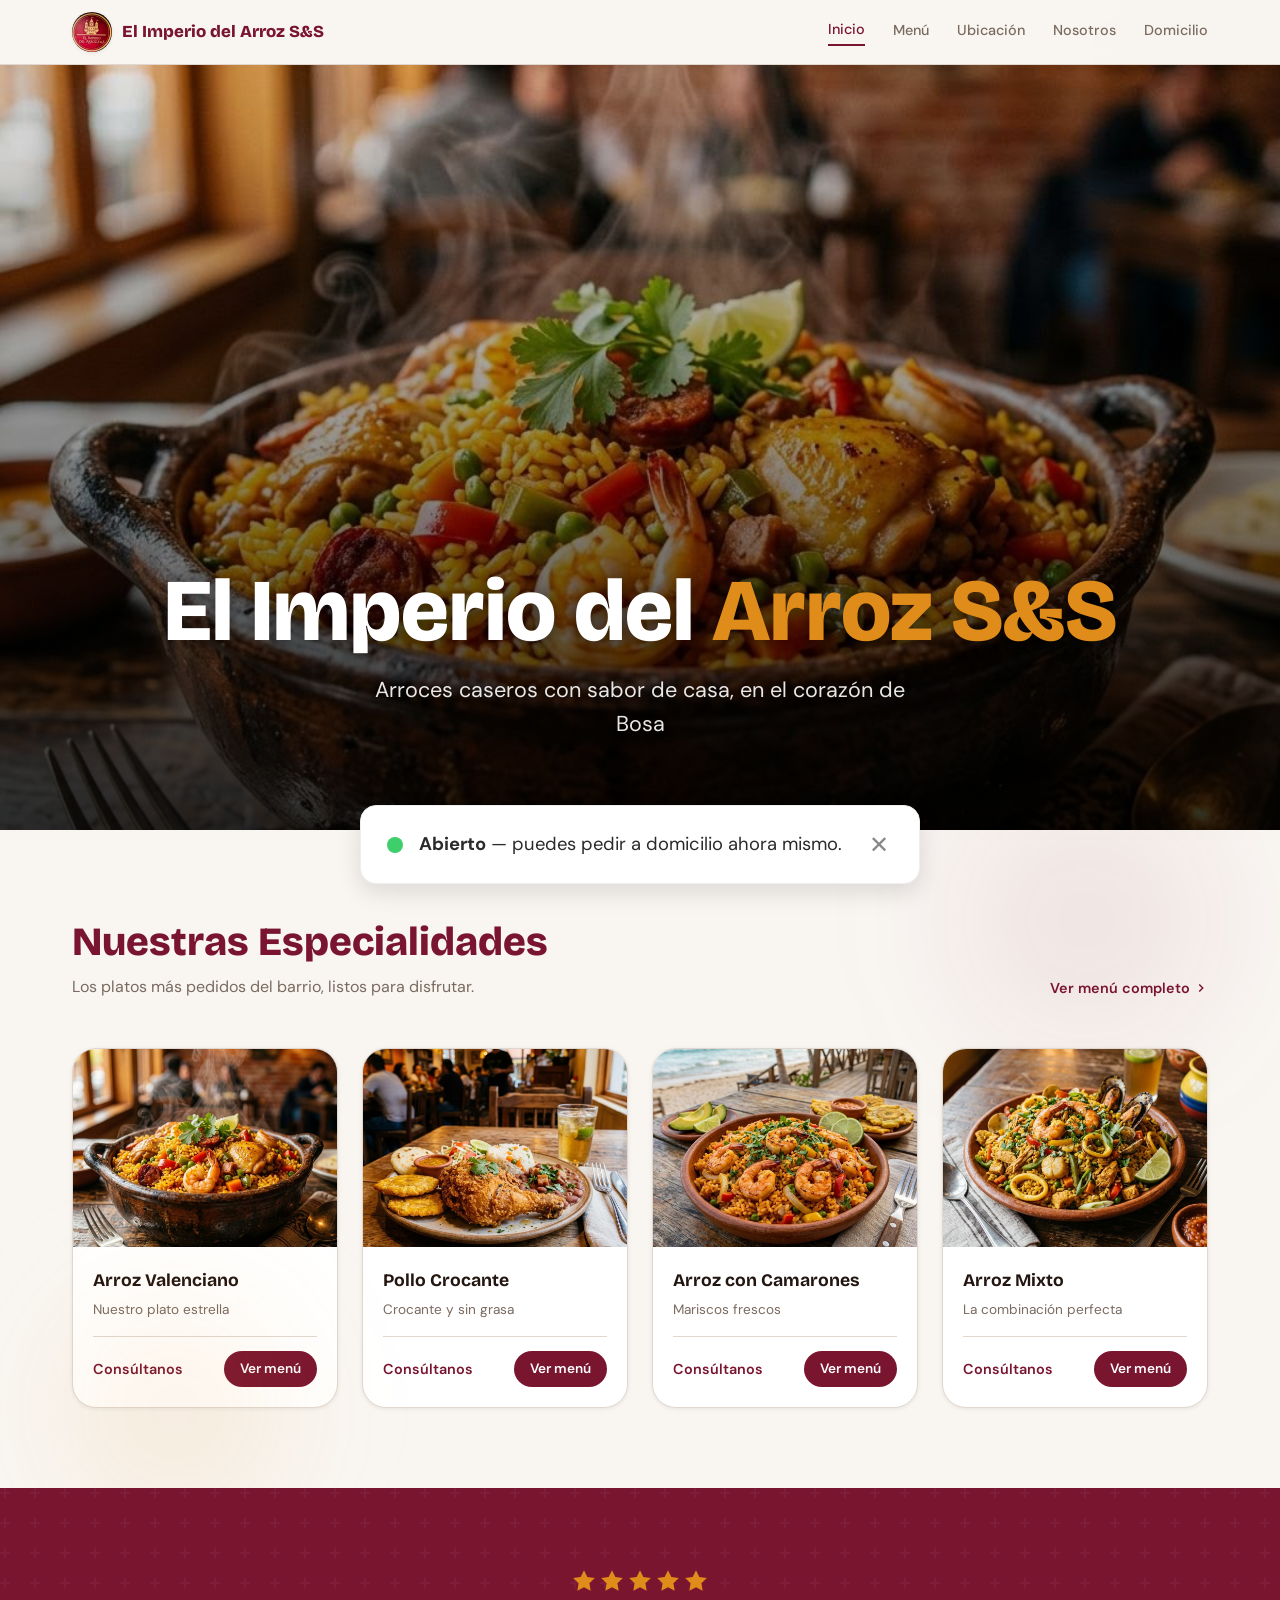
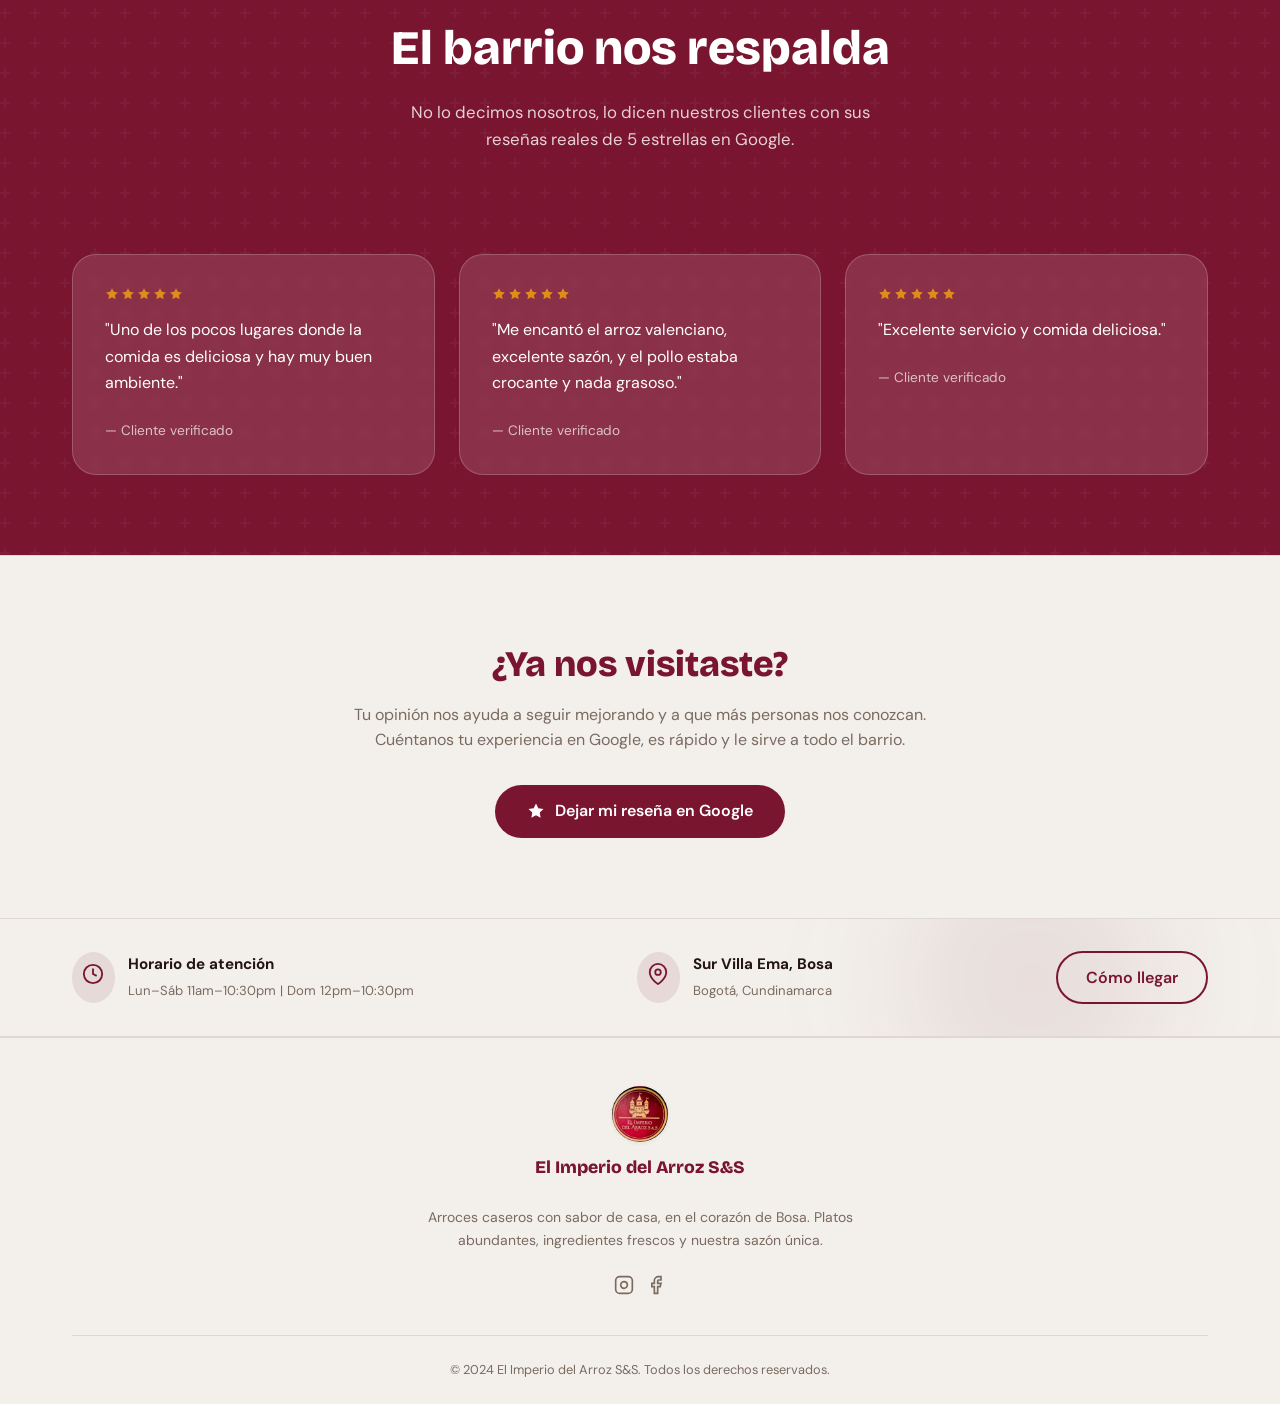
<file: index.html>
<!DOCTYPE html>
<html lang="es">
<head>
  <meta charset="UTF-8" />
  <meta name="viewport" content="width=device-width, initial-scale=1.0" />
  <title>El Imperio del Arroz S&S — Inicio</title>
  <meta name="description" content="Arroces caseros con sabor de casa en el corazón de Bosa. Cra. 88d #74A-47, Bogotá." />
  <link rel="icon" type="image/png" href="imagenes/favicon.png" />
  <link rel="stylesheet" href="estilos.css" />
  <style>
    .hero{position:relative;width:100%;height:85vh;min-height:520px;display:flex;align-items:flex-end;overflow:hidden;}
    .hero__img{position:absolute;inset:0;width:100%;height:100%;object-fit:cover;object-position:center;}
    .hero__overlay{position:absolute;inset:0;background:linear-gradient(to top,rgba(0,0,0,0.82) 0%,rgba(0,0,0,0.38) 55%,rgba(0,0,0,0.10) 100%);}
    .hero__contenido{position:relative;z-index:2;width:100%;padding:2.5rem 1.25rem 3.5rem;text-align:center;}
    .hero__titulo{font-family:var(--fuente-display);font-weight:800;font-size:clamp(2.4rem,8vw,5.5rem);color:#fff;line-height:1.1;text-shadow:0 2px 16px rgba(0,0,0,0.5);margin-bottom:0.85rem;}
    .hero__titulo span{color:var(--secundario);}
    .hero__subtitulo{font-size:clamp(1rem,2.5vw,1.35rem);color:rgba(255,255,255,0.9);margin-bottom:2rem;max-width:560px;margin-left:auto;margin-right:auto;text-shadow:0 1px 6px rgba(0,0,0,0.4);}
    .hero__botones{display:flex;flex-direction:column;gap:0.85rem;align-items:center;}
    @media(min-width:500px){.hero__botones{flex-direction:row;justify-content:center;}}
    .hero__botones .btn{min-width:200px;}
    .btn-hero-outline{background:rgba(255,255,255,0.12);border:2px solid rgba(255,255,255,0.35);backdrop-filter:blur(6px);color:#fff;padding:0.85rem 2rem;border-radius:999px;display:inline-flex;align-items:center;gap:0.5rem;font-weight:600;font-size:1rem;transition:background .2s,transform .15s;min-width:200px;justify-content:center;}
    .btn-hero-outline:hover{background:rgba(255,255,255,0.22);transform:translateY(-1px);}
    .especialidades{padding:5rem 1rem;background:var(--fondo);position:relative;overflow:hidden;}
    .especialidades::before{content:'';position:absolute;width:260px;height:260px;border-radius:50%;filter:blur(70px);background:rgba(122,21,48,0.08);top:-40px;right:5%;pointer-events:none;}
    .especialidades::after{content:'';position:absolute;width:220px;height:220px;border-radius:50%;filter:blur(70px);background:rgba(224,140,26,0.10);bottom:-30px;left:5%;pointer-events:none;}
    .hero__titulo{animation:apareceArriba .9s ease both;}
    .hero__subtitulo{animation:apareceArriba .9s ease .15s both;}
    .hero__botones{animation:apareceArriba .9s ease .3s both;}
    .franja-info{position:relative;overflow:hidden;}
    .franja-info::before{content:'';position:absolute;width:240px;height:240px;border-radius:50%;filter:blur(70px);background:rgba(122,21,48,0.10);top:-60px;right:10%;pointer-events:none;}
    .especialidades__encabezado{display:flex;flex-direction:column;gap:0.5rem;margin-bottom:3rem;}
    @media(min-width:768px){.especialidades__encabezado{flex-direction:row;justify-content:space-between;align-items:flex-end;}}
    .especialidades__encabezado h2{font-family:var(--fuente-display);font-weight:800;font-size:clamp(1.75rem,4vw,2.5rem);color:var(--primario);}
    .especialidades__encabezado p{color:var(--texto-suave);font-size:1rem;}
    .platos-grid{display:grid;grid-template-columns:1fr;gap:1.5rem;}
    @media(min-width:640px){.platos-grid{grid-template-columns:repeat(2,1fr);}}
    @media(min-width:1024px){.platos-grid{grid-template-columns:repeat(4,1fr);}}
    .plato-card{background:var(--blanco);border:1px solid var(--borde);border-radius:var(--radio-lg);overflow:hidden;box-shadow:var(--sombra-sm);transition:transform .2s,box-shadow .2s;}
    .plato-card:hover{transform:translateY(-4px);box-shadow:var(--sombra-md);}
    .plato-card__img{width:100%;aspect-ratio:4/3;object-fit:cover;display:block;transition:transform .4s;}
    .plato-card:hover .plato-card__img{transform:scale(1.04);}
    .plato-card__img-wrap{overflow:hidden;}
    .plato-card__body{padding:1.25rem;}
    .plato-card__nombre{font-family:var(--fuente-display);font-weight:700;font-size:1.1rem;margin-bottom:0.25rem;}
    .plato-card__desc{font-size:0.85rem;color:var(--texto-suave);margin-bottom:1rem;}
    .plato-card__footer{display:flex;align-items:center;justify-content:space-between;border-top:1px solid var(--borde);padding-top:0.85rem;}
    .plato-card__precio{font-weight:600;color:var(--primario);font-size:0.9rem;}
    .btn-sm{padding:0.45rem 1rem;font-size:0.85rem;}
    .franja-info{background:var(--fondo-tarjeta);border-top:1px solid var(--borde);border-bottom:1px solid var(--borde);padding:2rem 1rem;}
    .franja-info__inner{display:flex;flex-direction:column;gap:1.5rem;align-items:center;text-align:center;}
    @media(min-width:768px){.franja-info__inner{flex-direction:row;justify-content:space-between;text-align:left;}}
    .franja-item{display:flex;align-items:flex-start;gap:0.85rem;}
    .franja-item__icono{background:var(--primario-10);border-radius:50%;padding:0.65rem;color:var(--primario);flex-shrink:0;}
    .franja-item__icono svg{width:22px;height:22px;}
    .franja-item strong{display:block;font-weight:700;font-size:0.95rem;}
    .franja-item span{font-size:0.82rem;color:var(--texto-suave);}
    /* === FORMULARIO RESEÑA === */
    .seccion-resena-form{background:var(--fondo-tarjeta);padding:5rem 1rem;border-top:1px solid var(--borde);}
    .resena-form-wrap{max-width:640px;margin:0 auto;text-align:center;}
    .resena-form-wrap h2{font-family:var(--fuente-display);font-weight:800;font-size:clamp(1.6rem,4vw,2.25rem);color:var(--primario);margin-bottom:0.5rem;}
    .resena-form-wrap>p{color:var(--texto-suave);margin-bottom:2rem;}
  </style>
</head>
<body>

<nav class="nav">
  <div class="contenedor nav__inner">
    <a href="index.html" class="nav__logo"><img src="imagenes/logo.png" alt="Logo El Imperio del Arroz S&amp;S" /><span>El Imperio del Arroz S&amp;S</span></a>
    <div class="nav__links">
      <a href="index.html"     class="nav__link nav__link--activo">Inicio</a>
      <a href="menu.html"      class="nav__link">Menú</a>
      <a href="ubicacion.html" class="nav__link">Ubicación</a>
      <a href="nosotros.html"  class="nav__link">Nosotros</a>
      <a href="domicilio.html" class="nav__link">Domicilio<span class="carrito-badge">0</span></a>
    </div>
    <button class="nav__hamburgesa" id="btn-menu" aria-label="Abrir menú">
      <svg id="icono-menu" width="24" height="24" fill="none" stroke="currentColor" stroke-width="2" viewBox="0 0 24 24"><line x1="3" y1="6" x2="21" y2="6"/><line x1="3" y1="12" x2="21" y2="12"/><line x1="3" y1="18" x2="21" y2="18"/></svg>
      <svg id="icono-x" width="24" height="24" fill="none" stroke="currentColor" stroke-width="2" viewBox="0 0 24 24" style="display:none"><line x1="18" y1="6" x2="6" y2="18"/><line x1="6" y1="6" x2="18" y2="18"/></svg>
    </button>
  </div>
  <div class="nav__movil contenedor" id="nav-movil">
    <a href="index.html"     class="nav__movil-link nav__movil-link--activo">Inicio</a>
    <a href="menu.html"      class="nav__movil-link">Menú</a>
    <a href="ubicacion.html" class="nav__movil-link">Ubicación</a>
    <a href="nosotros.html"  class="nav__movil-link">Nosotros</a>
    <a href="domicilio.html" class="nav__movil-link">Domicilio<span class="carrito-badge">0</span></a>
  </div>
</nav>

<main>

  <!-- HERO -->
  <section class="hero">
    <img src="imagenes/hero.jpg" alt="Arroz Valenciano El Imperio del Arroz" class="hero__img" />
    <div class="hero__overlay"></div>
    <div class="hero__contenido">
      <h1 class="hero__titulo">El Imperio del <span>Arroz S&amp;S</span></h1>
      <p class="hero__subtitulo">Arroces caseros con sabor de casa, en el corazón de Bosa</p>
    </div>
  </section>

  <div class="toast-horario" id="toast-horario" style="position:fixed;left:1rem;right:1rem;bottom:1rem;margin:0 auto;max-width:560px;background:#fff;border:1px solid #eee;border-radius:16px;box-shadow:0 8px 24px rgba(0,0,0,0.12);padding:1.4rem 1.6rem;display:flex;align-items:center;gap:1rem;z-index:999;transform:translateY(140%);transition:transform .35s ease;">
    <span id="toast-horario-punto" style="flex-shrink:0;width:16px;height:16px;border-radius:50%;"></span>
    <span id="toast-horario-texto" style="flex:1;font-size:1.15rem;color:#2b2b2b;line-height:1.4;"></span>
    <button type="button" id="toast-horario-cerrar" aria-label="Cerrar aviso" style="flex-shrink:0;background:none;border:none;cursor:pointer;color:#888;font-size:1.5rem;line-height:1;padding:0.25rem;">✕</button>
  </div>

  <script>
  (function() {
    const ahoraBogota = new Date(new Date().toLocaleString('en-US', { timeZone: 'America/Bogota' }));
    const dia = ahoraBogota.getDay();
    const minutosAhora = ahoraBogota.getHours() * 60 + ahoraBogota.getMinutes();
    const horaAperturaMin = (dia === 0) ? 12 * 60 : 11 * 60;
    const horaCierreMin = 22 * 60 + 30;
    const abierto = minutosAhora >= horaAperturaMin && minutosAhora < horaCierreMin;

    if (!sessionStorage.getItem('avisoHorarioVisto')) {
      const toast = document.getElementById('toast-horario');
      const punto = document.getElementById('toast-horario-punto');
      const texto = document.getElementById('toast-horario-texto');
      if (toast && punto && texto) {
        punto.style.background = abierto ? '#3ecf6a' : '#e05555';
        texto.innerHTML = abierto
          ? '<strong>Abierto</strong> — puedes pedir a domicilio ahora mismo.'
          : '<strong>Cerrado</strong> — en este momento no podemos recibir pedidos.';
        setTimeout(() => { toast.style.transform = 'translateY(0)'; }, 300);
        sessionStorage.setItem('avisoHorarioVisto', '1');
      }
    }

    const cerrarBtn = document.getElementById('toast-horario-cerrar');
    if (cerrarBtn) {
      cerrarBtn.addEventListener('click', () => {
        document.getElementById('toast-horario').style.transform = 'translateY(140%)';
      });
    }
  })();
  </script>

  <!-- ESPECIALIDADES -->
  <section class="especialidades">
    <div class="contenedor">
      <div class="especialidades__encabezado">
        <div>
          <h2>Nuestras Especialidades</h2>
          <p>Los platos más pedidos del barrio, listos para disfrutar.</p>
        </div>
        <a href="menu.html" style="color:var(--primario);font-weight:600;font-size:0.9rem;display:inline-flex;align-items:center;gap:4px;white-space:nowrap;">
          Ver menú completo
          <svg width="14" height="14" fill="none" stroke="currentColor" stroke-width="2.5" viewBox="0 0 24 24"><polyline points="9 18 15 12 9 6"/></svg>
        </a>
      </div>
      <div class="platos-grid">
        <div class="plato-card reveal reveal--1">
          <div class="plato-card__img-wrap"><img src="imagenes/hero.jpg" alt="Arroz Valenciano" class="plato-card__img" /></div>
          <div class="plato-card__body">
            <p class="plato-card__nombre">Arroz Valenciano</p>
            <p class="plato-card__desc">Nuestro plato estrella</p>
            <div class="plato-card__footer">
              <span class="plato-card__precio">Consúltanos</span>
              <a href="menu.html" class="btn btn-primario btn-sm">Ver menú</a>
            </div>
          </div>
        </div>
        <div class="plato-card reveal reveal--2">
          <div class="plato-card__img-wrap"><img src="imagenes/pollo_crocante.jpg" alt="Pollo Crocante" class="plato-card__img" /></div>
          <div class="plato-card__body">
            <p class="plato-card__nombre">Pollo Crocante</p>
            <p class="plato-card__desc">Crocante y sin grasa</p>
            <div class="plato-card__footer">
              <span class="plato-card__precio">Consúltanos</span>
              <a href="menu.html" class="btn btn-primario btn-sm">Ver menú</a>
            </div>
          </div>
        </div>
        <div class="plato-card reveal reveal--3">
          <div class="plato-card__img-wrap"><img src="imagenes/arroz_camarones.jpg" alt="Arroz con Camarones" class="plato-card__img" /></div>
          <div class="plato-card__body">
            <p class="plato-card__nombre">Arroz con Camarones</p>
            <p class="plato-card__desc">Mariscos frescos</p>
            <div class="plato-card__footer">
              <span class="plato-card__precio">Consúltanos</span>
              <a href="menu.html" class="btn btn-primario btn-sm">Ver menú</a>
            </div>
          </div>
        </div>
        <div class="plato-card reveal reveal--4">
          <div class="plato-card__img-wrap"><img src="imagenes/arroz_mixto.jpg" alt="Arroz Mixto" class="plato-card__img" /></div>
          <div class="plato-card__body">
            <p class="plato-card__nombre">Arroz Mixto</p>
            <p class="plato-card__desc">La combinación perfecta</p>
            <div class="plato-card__footer">
              <span class="plato-card__precio">Consúltanos</span>
              <a href="menu.html" class="btn btn-primario btn-sm">Ver menú</a>
            </div>
          </div>
        </div>
      </div>
    </div>
  </section>

  <!-- RESEÑAS -->
  <section class="seccion-resenas">
    <div class="contenedor">
      <div class="resenas__encabezado reveal">
        <div class="estrellas estrellas--grande" style="justify-content:center;margin-bottom:1rem;">
          <svg viewBox="0 0 24 24"><path d="M12 2l3.09 6.26L22 9.27l-5 4.87 1.18 6.88L12 17.77l-6.18 3.25L7 14.14 2 9.27l6.91-1.01L12 2z"/></svg>
          <svg viewBox="0 0 24 24"><path d="M12 2l3.09 6.26L22 9.27l-5 4.87 1.18 6.88L12 17.77l-6.18 3.25L7 14.14 2 9.27l6.91-1.01L12 2z"/></svg>
          <svg viewBox="0 0 24 24"><path d="M12 2l3.09 6.26L22 9.27l-5 4.87 1.18 6.88L12 17.77l-6.18 3.25L7 14.14 2 9.27l6.91-1.01L12 2z"/></svg>
          <svg viewBox="0 0 24 24"><path d="M12 2l3.09 6.26L22 9.27l-5 4.87 1.18 6.88L12 17.77l-6.18 3.25L7 14.14 2 9.27l6.91-1.01L12 2z"/></svg>
          <svg viewBox="0 0 24 24"><path d="M12 2l3.09 6.26L22 9.27l-5 4.87 1.18 6.88L12 17.77l-6.18 3.25L7 14.14 2 9.27l6.91-1.01L12 2z"/></svg>
        </div>
        <h2>El barrio nos respalda</h2>
        <p>No lo decimos nosotros, lo dicen nuestros clientes con sus reseñas reales de 5 estrellas en Google.</p>
      </div>
      <div style="text-align:center;margin-top:0.5rem;">
        <a href="nosotros.html#resenas" class="btn btn-outline">Ver todas las reseñas</a>
      </div>
      <div class="resenas__grid">
        <div class="resena-tarjeta">
          <div class="estrellas estrellas--pequenas"><svg viewBox="0 0 24 24" fill="currentColor"><path d="M12 2l3.09 6.26L22 9.27l-5 4.87 1.18 6.88L12 17.77l-6.18 3.25L7 14.14 2 9.27l6.91-1.01L12 2z"/></svg><svg viewBox="0 0 24 24" fill="currentColor"><path d="M12 2l3.09 6.26L22 9.27l-5 4.87 1.18 6.88L12 17.77l-6.18 3.25L7 14.14 2 9.27l6.91-1.01L12 2z"/></svg><svg viewBox="0 0 24 24" fill="currentColor"><path d="M12 2l3.09 6.26L22 9.27l-5 4.87 1.18 6.88L12 17.77l-6.18 3.25L7 14.14 2 9.27l6.91-1.01L12 2z"/></svg><svg viewBox="0 0 24 24" fill="currentColor"><path d="M12 2l3.09 6.26L22 9.27l-5 4.87 1.18 6.88L12 17.77l-6.18 3.25L7 14.14 2 9.27l6.91-1.01L12 2z"/></svg><svg viewBox="0 0 24 24" fill="currentColor"><path d="M12 2l3.09 6.26L22 9.27l-5 4.87 1.18 6.88L12 17.77l-6.18 3.25L7 14.14 2 9.27l6.91-1.01L12 2z"/></svg></div>
          <p>"Uno de los pocos lugares donde la comida es deliciosa y hay muy buen ambiente."</p>
          <small>— Cliente verificado</small>
        </div>
        <div class="resena-tarjeta">
          <div class="estrellas estrellas--pequenas"><svg viewBox="0 0 24 24" fill="currentColor"><path d="M12 2l3.09 6.26L22 9.27l-5 4.87 1.18 6.88L12 17.77l-6.18 3.25L7 14.14 2 9.27l6.91-1.01L12 2z"/></svg><svg viewBox="0 0 24 24" fill="currentColor"><path d="M12 2l3.09 6.26L22 9.27l-5 4.87 1.18 6.88L12 17.77l-6.18 3.25L7 14.14 2 9.27l6.91-1.01L12 2z"/></svg><svg viewBox="0 0 24 24" fill="currentColor"><path d="M12 2l3.09 6.26L22 9.27l-5 4.87 1.18 6.88L12 17.77l-6.18 3.25L7 14.14 2 9.27l6.91-1.01L12 2z"/></svg><svg viewBox="0 0 24 24" fill="currentColor"><path d="M12 2l3.09 6.26L22 9.27l-5 4.87 1.18 6.88L12 17.77l-6.18 3.25L7 14.14 2 9.27l6.91-1.01L12 2z"/></svg><svg viewBox="0 0 24 24" fill="currentColor"><path d="M12 2l3.09 6.26L22 9.27l-5 4.87 1.18 6.88L12 17.77l-6.18 3.25L7 14.14 2 9.27l6.91-1.01L12 2z"/></svg></div>
          <p>"Me encantó el arroz valenciano, excelente sazón, y el pollo estaba crocante y nada grasoso."</p>
          <small>— Cliente verificado</small>
        </div>
        <div class="resena-tarjeta">
          <div class="estrellas estrellas--pequenas"><svg viewBox="0 0 24 24" fill="currentColor"><path d="M12 2l3.09 6.26L22 9.27l-5 4.87 1.18 6.88L12 17.77l-6.18 3.25L7 14.14 2 9.27l6.91-1.01L12 2z"/></svg><svg viewBox="0 0 24 24" fill="currentColor"><path d="M12 2l3.09 6.26L22 9.27l-5 4.87 1.18 6.88L12 17.77l-6.18 3.25L7 14.14 2 9.27l6.91-1.01L12 2z"/></svg><svg viewBox="0 0 24 24" fill="currentColor"><path d="M12 2l3.09 6.26L22 9.27l-5 4.87 1.18 6.88L12 17.77l-6.18 3.25L7 14.14 2 9.27l6.91-1.01L12 2z"/></svg><svg viewBox="0 0 24 24" fill="currentColor"><path d="M12 2l3.09 6.26L22 9.27l-5 4.87 1.18 6.88L12 17.77l-6.18 3.25L7 14.14 2 9.27l6.91-1.01L12 2z"/></svg><svg viewBox="0 0 24 24" fill="currentColor"><path d="M12 2l3.09 6.26L22 9.27l-5 4.87 1.18 6.88L12 17.77l-6.18 3.25L7 14.14 2 9.27l6.91-1.01L12 2z"/></svg></div>
          <p>"Excelente servicio y comida deliciosa."</p>
          <small>— Cliente verificado</small>
        </div>
      </div>
    </div>
  </section>

  <!-- DEJA TU RESEÑA -->
  <section class="seccion-resena-form">
    <div class="contenedor">
      <div class="resena-form-wrap reveal">
        <h2>¿Ya nos visitaste?</h2>
        <p>Tu opinión nos ayuda a seguir mejorando y a que más personas nos conozcan. Cuéntanos tu experiencia en Google, es rápido y le sirve a todo el barrio.</p>
        <a href="https://maps.app.goo.gl/8yaYphxwYAM2rJmp7" target="_blank" class="btn btn-primario" style="display:inline-flex;align-items:center;gap:0.6rem;">
          <svg width="18" height="18" viewBox="0 0 24 24" fill="currentColor"><path d="M12 2l3.09 6.26L22 9.27l-5 4.87 1.18 6.88L12 17.77l-6.18 3.25L7 14.14 2 9.27l6.91-1.01L12 2z"/></svg>
          Dejar mi reseña en Google
        </a>
      </div>
    </div>
  </section>

  <!-- FRANJA INFO -->
  <section class="franja-info">
    <div class="contenedor">
      <div class="franja-info__inner">
        <div class="franja-item">
          <div class="franja-item__icono"><svg fill="none" stroke="currentColor" stroke-width="2" viewBox="0 0 24 24"><circle cx="12" cy="12" r="10"/><polyline points="12 6 12 12 16 14"/></svg></div>
          <div><strong>Horario de atención</strong><span>Lun–Sáb 11am–10:30pm | Dom 12pm–10:30pm</span></div>
        </div>
        <div class="franja-item">
          <div class="franja-item__icono"><svg fill="none" stroke="currentColor" stroke-width="2" viewBox="0 0 24 24"><path d="M21 10c0 7-9 13-9 13s-9-6-9-13a9 9 0 0 1 18 0z"/><circle cx="12" cy="10" r="3"/></svg></div>
          <div><strong>Sur Villa Ema, Bosa</strong><span>Bogotá, Cundinamarca</span></div>
        </div>
        <a href="ubicacion.html" class="btn btn-outline">Cómo llegar</a>
      </div>
    </div>
  </section>

</main>

<footer>
  <div class="contenedor">
    <div class="footer__grid" style="grid-template-columns:1fr;">
      <div class="footer__marca">
        <img src="imagenes/logo.png" alt="Logo El Imperio del Arroz S&amp;S" />
        <p class="footer__titulo">El Imperio del Arroz S&amp;S</p>
        <p class="footer__texto">Arroces caseros con sabor de casa, en el corazón de Bosa. Platos abundantes, ingredientes frescos y nuestra sazón única.</p>
        <div class="footer__iconos">
          <a href="#" aria-label="Instagram"><svg fill="none" stroke="currentColor" stroke-width="2" viewBox="0 0 24 24"><rect x="2" y="2" width="20" height="20" rx="5"/><path d="M16 11.37A4 4 0 1 1 12.63 8 4 4 0 0 1 16 11.37z"/><line x1="17.5" y1="6.5" x2="17.51" y2="6.5"/></svg></a>
          <a href="#" aria-label="Facebook"><svg fill="none" stroke="currentColor" stroke-width="2" viewBox="0 0 24 24"><path d="M18 2h-3a5 5 0 0 0-5 5v3H7v4h3v8h4v-8h3l1-4h-4V7a1 1 0 0 1 1-1h3z"/></svg></a>
        </div>
      </div>
    </div>
    <div class="footer__copy">© 2024 El Imperio del Arroz S&amp;S. Todos los derechos reservados.</div>
  </div>
</footer>

<script>
  const btn = document.getElementById('btn-menu');
  const navMovil = document.getElementById('nav-movil');
  const iconoMenu = document.getElementById('icono-menu');
  const iconoX = document.getElementById('icono-x');
  btn.addEventListener('click', () => {
    navMovil.classList.toggle('abierto');
    iconoMenu.style.display = navMovil.classList.contains('abierto') ? 'none' : 'block';
    iconoX.style.display = navMovil.classList.contains('abierto') ? 'block' : 'none';
  });
</script>
<script src="script.js"></script>
</body>
</html>
</file>
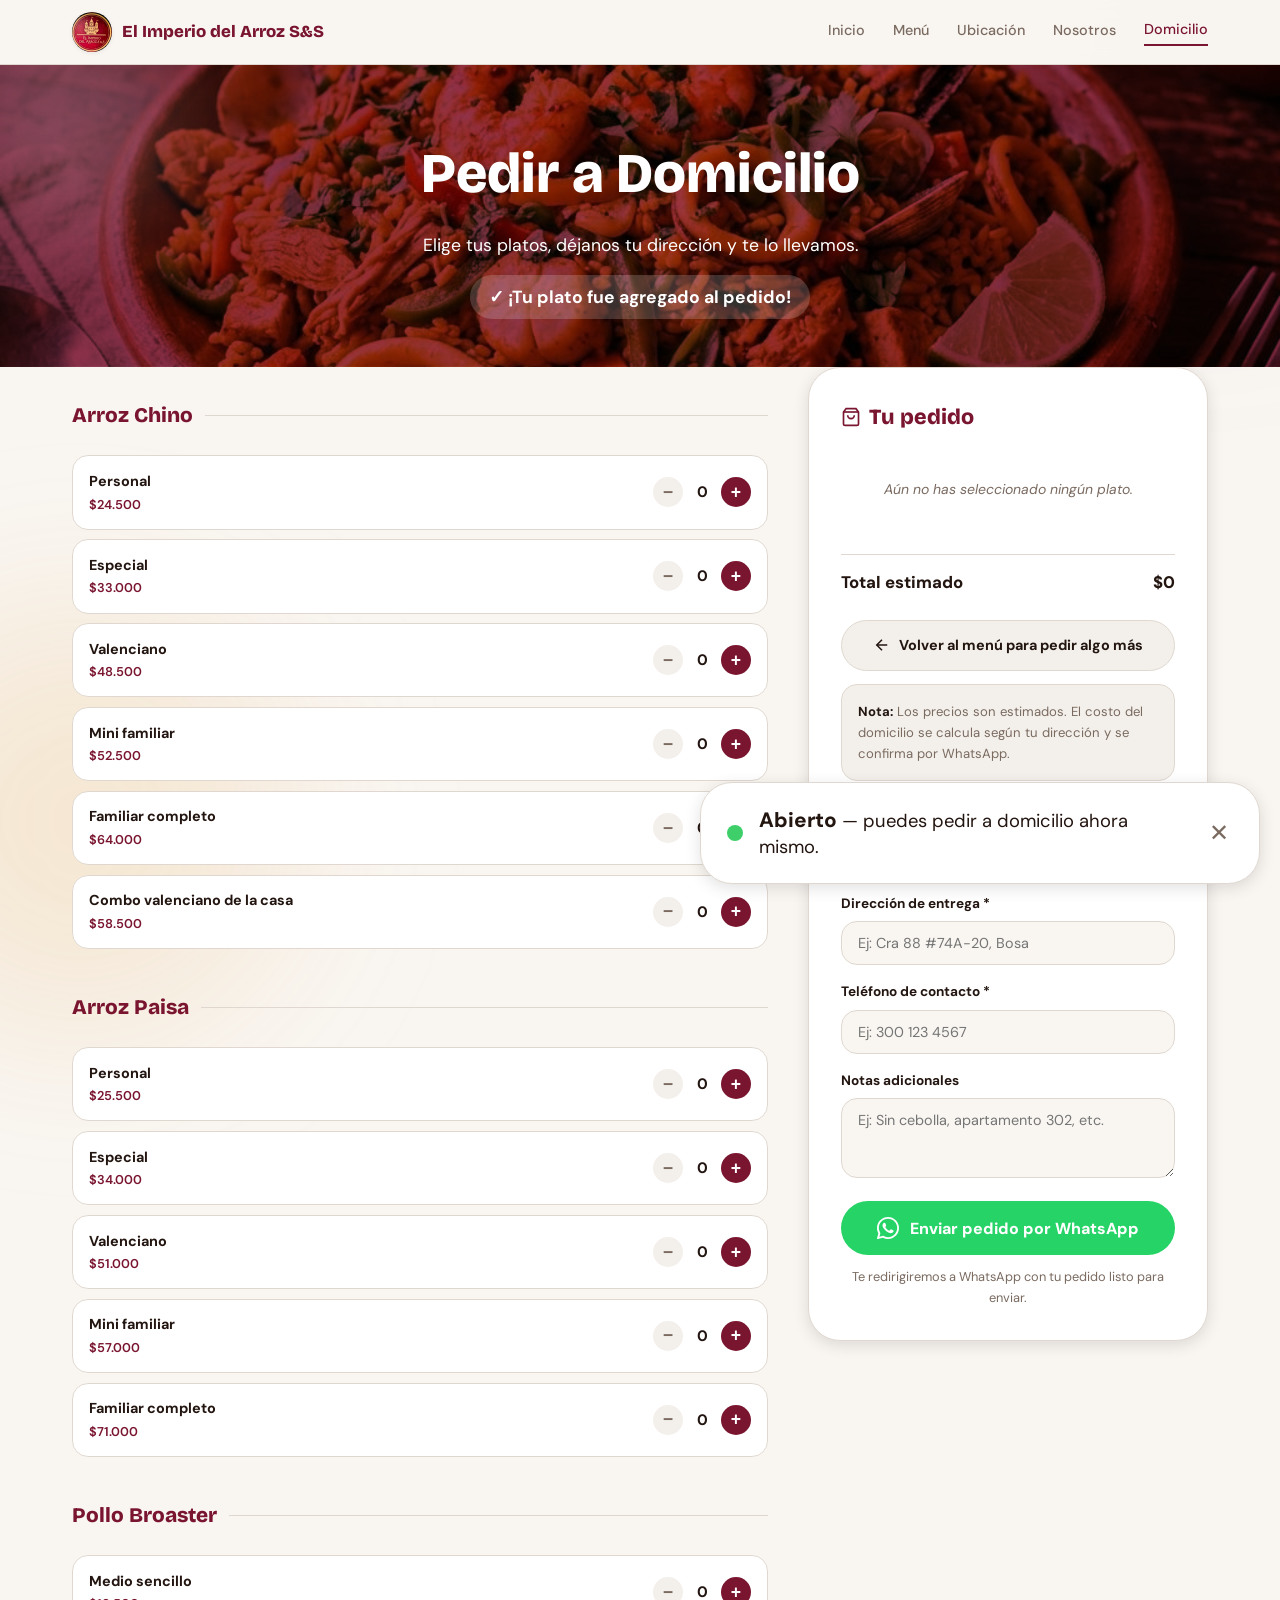
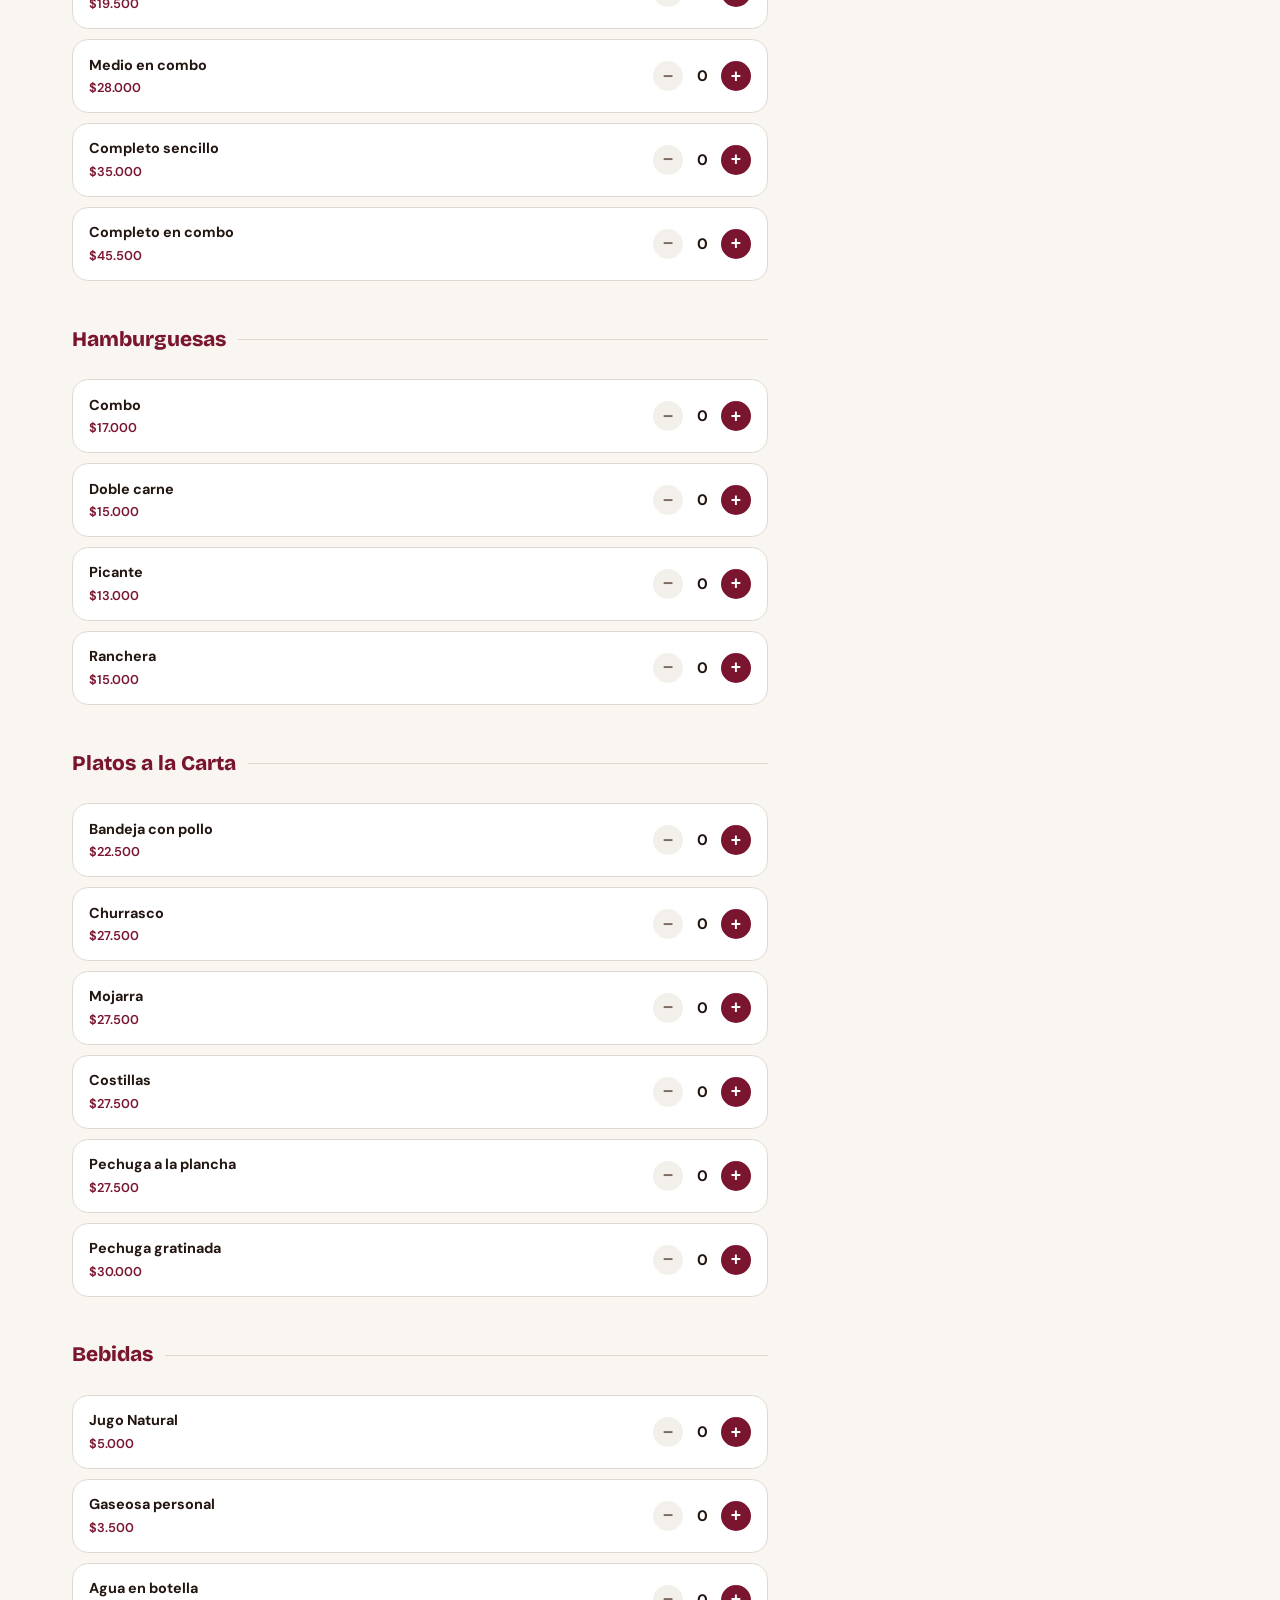
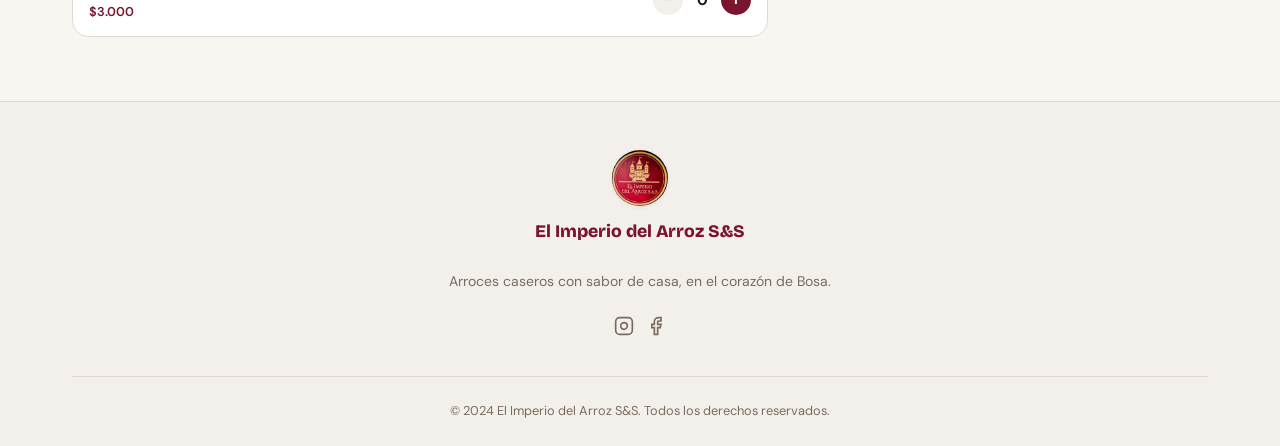
<file: domicilio.html>
<!DOCTYPE html>
<html lang="es">
<head>
  <meta charset="UTF-8" />
  <meta name="viewport" content="width=device-width, initial-scale=1.0" />
  <title>Domicilio — El Imperio del Arroz S&S</title>
  <meta name="description" content="Haz tu pedido a domicilio en El Imperio del Arroz S&S. Selecciona tus platos, déjanos tu dirección y te lo llevamos." />
  <link rel="icon" type="image/png" href="imagenes/favicon.png" />
  <link rel="stylesheet" href="estilos.css" />
  <style>
    .dom-layout{display:grid;grid-template-columns:1fr;gap:2.5rem;padding-bottom:4rem;}
    @media(min-width:1024px){.dom-layout{grid-template-columns:1fr 400px;align-items:start;}}

    /* CATEGORÍAS MENÚ */
    .cat-titulo{font-family:var(--fuente-display);font-weight:800;font-size:1.3rem;color:var(--primario);margin:2rem 0 0.85rem;display:flex;align-items:center;gap:0.75rem;}
    .cat-titulo::after{content:'';flex:1;border-top:1px solid var(--borde);}
    .items-lista{display:flex;flex-direction:column;gap:0.6rem;}
    .item-fila{display:flex;align-items:center;justify-content:space-between;gap:1rem;background:var(--blanco);border:1px solid var(--borde);border-radius:var(--radio);padding:0.85rem 1rem;transition:border-color .2s;}
    .item-fila:hover{border-color:var(--primario);}
    .item-fila__info{flex:1;}
    .item-fila__nombre{font-weight:700;font-size:0.9rem;color:var(--texto);}
    .item-fila__precio{font-size:0.8rem;color:var(--primario);font-weight:600;margin-top:0.1rem;}
    .contador{display:flex;align-items:center;gap:0.5rem;flex-shrink:0;}
    .contador__btn{width:30px;height:30px;border-radius:50%;border:none;cursor:pointer;font-size:1.1rem;font-weight:700;display:flex;align-items:center;justify-content:center;transition:background .15s,color .15s;}
    .contador__btn--menos{background:var(--fondo-tarjeta);color:var(--texto-suave);}
    .contador__btn--menos:hover{background:var(--borde);}
    .contador__btn--mas{background:var(--primario);color:var(--blanco);}
    .contador__btn--mas:hover{background:var(--primario-claro);}
    .contador__valor{min-width:22px;text-align:center;font-weight:700;font-size:0.95rem;color:var(--texto);}

    /* PANEL PEDIDO */
    .panel-pedido{background:var(--blanco);border:1px solid var(--borde);border-radius:var(--radio-xl);padding:2rem;box-shadow:var(--sombra-md);position:sticky;top:80px;}
    .panel-pedido h2{font-family:var(--fuente-display);font-weight:800;font-size:1.35rem;color:var(--primario);margin-bottom:1.25rem;display:flex;align-items:center;gap:0.5rem;}
    .resumen-lista{display:flex;flex-direction:column;gap:0.5rem;min-height:80px;margin-bottom:1.25rem;}
    .resumen-item{display:flex;align-items:center;justify-content:space-between;gap:0.5rem;font-size:0.875rem;}
    .resumen-item__info{flex:1;color:var(--texto);}
    .resumen-item__precio{font-weight:600;color:var(--primario);white-space:nowrap;}
    .resumen-item__quitar{flex-shrink:0;width:24px;height:24px;border-radius:50%;border:none;background:var(--fondo-tarjeta);color:var(--texto-suave);cursor:pointer;font-size:0.95rem;line-height:1;display:flex;align-items:center;justify-content:center;transition:background .15s,color .15s;}
    .resumen-item__quitar:hover{background:#fde2e2;color:#c0392b;}
    .resumen-vacio{color:var(--texto-suave);font-size:0.875rem;font-style:italic;text-align:center;padding:1.5rem 0;}
    .resumen-total{display:flex;justify-content:space-between;font-weight:800;font-size:1.05rem;border-top:1px solid var(--borde);padding-top:0.85rem;margin-bottom:1.5rem;}
    .btn-volver-menu{width:100%;display:flex;align-items:center;justify-content:center;gap:0.5rem;background:var(--fondo-tarjeta);color:var(--texto);border:1px solid var(--borde);padding:0.8rem 1.5rem;border-radius:999px;font-weight:700;font-size:0.9rem;cursor:pointer;text-decoration:none;transition:background .2s,border-color .2s;font-family:var(--fuente-cuerpo);margin-bottom:0.85rem;box-sizing:border-box;}
    .btn-volver-menu:hover{background:var(--blanco);border-color:var(--primario);color:var(--primario);}
    .btn-volver-menu svg{width:18px;height:18px;}

    /* FORMULARIO */
    .form-grupo{margin-bottom:1rem;}
    .form-grupo label{display:block;font-weight:700;font-size:0.85rem;margin-bottom:0.4rem;color:var(--texto);}
    .form-grupo input,.form-grupo textarea{width:100%;padding:0.75rem 1rem;border:1px solid var(--borde);border-radius:var(--radio);font-family:var(--fuente-cuerpo);font-size:0.9rem;color:var(--texto);background:var(--fondo);outline:none;transition:border-color .2s;box-sizing:border-box;}
    .form-grupo input:focus,.form-grupo textarea:focus{border-color:var(--primario);background:var(--blanco);}
    .form-grupo textarea{min-height:80px;resize:vertical;}
    .btn-enviar{width:100%;display:flex;align-items:center;justify-content:center;gap:0.65rem;background:#25D366;color:#fff;border:none;padding:1rem 1.5rem;border-radius:999px;font-weight:800;font-size:1rem;cursor:pointer;transition:background .2s,transform .15s;font-family:var(--fuente-cuerpo);margin-top:0.5rem;}
    .btn-enviar:hover{background:#1ebe5d;transform:translateY(-1px);}
    .btn-enviar svg{width:22px;height:22px;}
    .btn-enviar:disabled{background:#aaa;cursor:not-allowed;transform:none;}
    .aviso-seleccion{font-size:0.8rem;color:var(--texto-suave);text-align:center;margin-top:0.75rem;}

    /* NOTA */
    .nota-dom{background:var(--fondo-tarjeta);border:1px solid var(--borde);border-radius:var(--radio);padding:1rem;font-size:0.82rem;color:var(--texto-suave);line-height:1.6;margin-bottom:1.5rem;}
    .nota-dom strong{color:var(--texto);}

    .cerrado-bloqueado{opacity:0.5;pointer-events:none;filter:grayscale(0.3);}

    /* NOTIFICACIÓN DE HORARIO (estilo aviso de cookies) */
    .toast-horario{position:fixed;left:1rem;right:1rem;bottom:1rem;margin:0 auto;max-width:560px;background:var(--blanco);border:1px solid var(--borde);border-radius:var(--radio-xl);box-shadow:var(--sombra-md);padding:1.4rem 1.6rem;display:flex;align-items:center;gap:1rem;z-index:999;transform:translateY(140%);transition:transform .35s ease;}
    .toast-horario.mostrar{transform:translateY(0);}
    .toast-horario__punto{flex-shrink:0;width:16px;height:16px;border-radius:50%;}
    .toast-horario__punto--abierto{background:#3ecf6a;}
    .toast-horario__punto--cerrado{background:#e05555;}
    .toast-horario__texto{flex:1;font-size:1.15rem;color:var(--texto);line-height:1.4;}
    .toast-horario__texto strong{font-weight:800;font-size:1.3rem;}
    .toast-horario__cerrar{flex-shrink:0;background:none;border:none;cursor:pointer;color:var(--texto-suave);font-size:1.5rem;line-height:1;padding:0.25rem;}
    .toast-horario__cerrar:hover{color:var(--texto);}
    @media(min-width:640px){.toast-horario{left:auto;right:1.25rem;margin:0;}}
  </style>
</head>
<body>

<nav class="nav">
  <div class="contenedor nav__inner">
    <a href="index.html" class="nav__logo"><img src="imagenes/logo.png" alt="Logo El Imperio del Arroz S&amp;S" /><span>El Imperio del Arroz S&amp;S</span></a>
    <div class="nav__links">
      <a href="index.html"     class="nav__link">Inicio</a>
      <a href="menu.html"      class="nav__link">Menú</a>
      <a href="ubicacion.html" class="nav__link">Ubicación</a>
      <a href="nosotros.html"  class="nav__link">Nosotros</a>
      <a href="domicilio.html" class="nav__link nav__link--activo">Domicilio<span class="carrito-badge">0</span></a>
    </div>
    <button class="nav__hamburgesa" id="btn-menu" aria-label="Abrir menú">
      <svg id="icono-menu" width="24" height="24" fill="none" stroke="currentColor" stroke-width="2" viewBox="0 0 24 24"><line x1="3" y1="6" x2="21" y2="6"/><line x1="3" y1="12" x2="21" y2="12"/><line x1="3" y1="18" x2="21" y2="18"/></svg>
      <svg id="icono-x" width="24" height="24" fill="none" stroke="currentColor" stroke-width="2" viewBox="0 0 24 24" style="display:none"><line x1="18" y1="6" x2="6" y2="18"/><line x1="6" y1="6" x2="18" y2="18"/></svg>
    </button>
  </div>
  <div class="nav__movil contenedor" id="nav-movil">
    <a href="index.html"     class="nav__movil-link">Inicio</a>
    <a href="menu.html"      class="nav__movil-link">Menú</a>
    <a href="ubicacion.html" class="nav__movil-link">Ubicación</a>
    <a href="nosotros.html"  class="nav__movil-link">Nosotros</a>
    <a href="domicilio.html" class="nav__movil-link nav__movil-link--activo">Domicilio<span class="carrito-badge">0</span></a>
  </div>
</nav>

<main>
  <div class="cabecera-pagina cabecera-pagina--foto cabecera-pagina--domicilio">
    <h1>Pedir a Domicilio</h1>
    <p>Elige tus platos, déjanos tu dirección y te lo llevamos.</p>
    <p id="aviso-agregado" style="display:none;margin-top:1rem;font-weight:700;background:rgba(255,255,255,0.18);border-radius:999px;padding:0.5rem 1.2rem;display:inline-block;">✓ ¡Tu plato fue agregado al pedido!</p>
  </div>

  <div class="contenedor">

    <div class="dom-layout">

      <!-- MENÚ SELECTOR -->
      <div>

        <div class="items-lista" id="lista-items"></div>

      </div>

      <!-- PANEL PEDIDO -->
      <div>
        <div class="panel-pedido">
          <h2>
            <svg width="20" height="20" fill="none" stroke="currentColor" stroke-width="2" viewBox="0 0 24 24"><path d="M6 2L3 6v14a2 2 0 0 0 2 2h14a2 2 0 0 0 2-2V6l-3-4z"/><line x1="3" y1="6" x2="21" y2="6"/><path d="M16 10a4 4 0 0 1-8 0"/></svg>
            Tu pedido
          </h2>

          <div class="resumen-lista" id="resumen-lista">
            <p class="resumen-vacio" id="resumen-vacio">Aún no has seleccionado ningún plato.</p>
          </div>

          <div class="resumen-total">
            <span>Total estimado</span>
            <span id="total-precio">$0</span>
          </div>

          <a href="menu.html" class="btn-volver-menu">
            <svg width="18" height="18" fill="none" stroke="currentColor" stroke-width="2" viewBox="0 0 24 24"><line x1="19" y1="12" x2="5" y2="12"/><polyline points="12 19 5 12 12 5"/></svg>
            Volver al menú para pedir algo más
          </a>

          <div class="nota-dom">
            <strong>Nota:</strong> Los precios son estimados. El costo del domicilio se calcula según tu dirección y se confirma por WhatsApp.
          </div>

          <form id="form-domicilio">
            <div class="form-grupo">
              <label for="cli-nombre">Tu nombre *</label>
              <input type="text" id="cli-nombre" placeholder="Ej: María García" required />
            </div>
            <div class="form-grupo">
              <label for="cli-direccion">Dirección de entrega *</label>
              <input type="text" id="cli-direccion" placeholder="Ej: Cra 88 #74A-20, Bosa" required />
            </div>
            <div class="form-grupo">
              <label for="cli-telefono">Teléfono de contacto *</label>
              <input type="tel" id="cli-telefono" placeholder="Ej: 300 123 4567" required />
            </div>
            <div class="form-grupo">
              <label for="cli-notas">Notas adicionales</label>
              <textarea id="cli-notas" placeholder="Ej: Sin cebolla, apartamento 302, etc."></textarea>
            </div>
            <button type="submit" class="btn-enviar" id="btn-enviar">
              <svg viewBox="0 0 24 24" fill="currentColor"><path d="M17.472 14.382c-.297-.149-1.758-.867-2.03-.967-.273-.099-.471-.148-.67.15-.197.297-.767.966-.94 1.164-.173.199-.347.223-.644.075-.297-.15-1.255-.463-2.39-1.475-.883-.788-1.48-1.761-1.653-2.059-.173-.297-.018-.458.13-.606.134-.133.298-.347.446-.52.149-.174.198-.298.298-.497.099-.198.05-.371-.025-.52-.075-.149-.669-1.612-.916-2.207-.242-.579-.487-.5-.669-.51-.173-.008-.371-.01-.57-.01-.198 0-.52.074-.792.372-.272.297-1.04 1.016-1.04 2.479 0 1.462 1.065 2.875 1.213 3.074.149.198 2.096 3.2 5.077 4.487.709.306 1.262.489 1.694.625.712.227 1.36.195 1.871.118.571-.085 1.758-.719 2.006-1.413.248-.694.248-1.289.173-1.413-.074-.124-.272-.198-.57-.347z"/><path d="M12 0C5.373 0 0 5.373 0 12c0 2.127.558 4.122 1.531 5.845L.057 23.078a.75.75 0 0 0 .916.908l5.354-1.464A11.945 11.945 0 0 0 12 24c6.627 0 12-5.373 12-12S18.627 0 12 0zm0 22c-1.885 0-3.65-.513-5.166-1.41l-.37-.22-3.817 1.044 1.068-3.712-.24-.385A10 10 0 0 1 2 12C2 6.477 6.477 2 12 2s10 4.477 10 10-4.477 10-10 10z"/></svg>
              Enviar pedido por WhatsApp
            </button>
            <p class="aviso-seleccion">Te redirigiremos a WhatsApp con tu pedido listo para enviar.</p>
          </form>
        </div>
      </div>

    </div>
  </div>
</main>

<div class="toast-horario" id="toast-horario">
  <span class="toast-horario__punto" id="toast-horario-punto"></span>
  <span class="toast-horario__texto" id="toast-horario-texto"></span>
  <button type="button" class="toast-horario__cerrar" id="toast-horario-cerrar" aria-label="Cerrar aviso">✕</button>
</div>

<footer>
  <div class="contenedor">
    <div class="footer__grid" style="grid-template-columns:1fr;">
      <div class="footer__marca">
        <img src="imagenes/logo.png" alt="Logo El Imperio del Arroz S&amp;S" />
        <p class="footer__titulo">El Imperio del Arroz S&amp;S</p>
        <p class="footer__texto">Arroces caseros con sabor de casa, en el corazón de Bosa.</p>
        <div class="footer__iconos">
          <a href="#" aria-label="Instagram"><svg fill="none" stroke="currentColor" stroke-width="2" viewBox="0 0 24 24"><rect x="2" y="2" width="20" height="20" rx="5"/><path d="M16 11.37A4 4 0 1 1 12.63 8 4 4 0 0 1 16 11.37z"/><line x1="17.5" y1="6.5" x2="17.51" y2="6.5"/></svg></a>
          <a href="#" aria-label="Facebook"><svg fill="none" stroke="currentColor" stroke-width="2" viewBox="0 0 24 24"><path d="M18 2h-3a5 5 0 0 0-5 5v3H7v4h3v8h4v-8h3l1-4h-4V7a1 1 0 0 1 1-1h3z"/></svg></a>
        </div>
      </div>
    </div>
    <div class="footer__copy">© 2024 El Imperio del Arroz S&amp;S. Todos los derechos reservados.</div>
  </div>
</footer>

<script src="script.js"></script>
<script>
// =================== MENÚ DATA ===================
const MENU = [
  { cat: 'Arroz Chino', items: [
    { nombre: 'Personal',                    precio: 24500 },
    { nombre: 'Especial',                    precio: 33000 },
    { nombre: 'Valenciano',                  precio: 48500 },
    { nombre: 'Mini familiar',               precio: 52500 },
    { nombre: 'Familiar completo',           precio: 64000 },
    { nombre: 'Combo valenciano de la casa', precio: 58500 },
  ]},
  { cat: 'Arroz Paisa', items: [
    { nombre: 'Personal',          precio: 25500 },
    { nombre: 'Especial',          precio: 34000 },
    { nombre: 'Valenciano',        precio: 51000 },
    { nombre: 'Mini familiar',     precio: 57000 },
    { nombre: 'Familiar completo', precio: 71000 },
  ]},
  { cat: 'Pollo Broaster', items: [
    { nombre: 'Medio sencillo',    precio: 19500 },
    { nombre: 'Medio en combo',    precio: 28000 },
    { nombre: 'Completo sencillo', precio: 35000 },
    { nombre: 'Completo en combo', precio: 45500 },
  ]},
  { cat: 'Hamburguesas', items: [
    { nombre: 'Combo',       precio: 17000 },
    { nombre: 'Doble carne', precio: 15000 },
    { nombre: 'Picante',     precio: 13000 },
    { nombre: 'Ranchera',    precio: 15000 },
  ]},
  { cat: 'Platos a la Carta', items: [
    { nombre: 'Bandeja con pollo',    precio: 22500 },
    { nombre: 'Churrasco',            precio: 27500 },
    { nombre: 'Mojarra',              precio: 27500 },
    { nombre: 'Costillas',            precio: 27500 },
    { nombre: 'Pechuga a la plancha', precio: 27500 },
    { nombre: 'Pechuga gratinada',    precio: 30000 },
  ]},
  { cat: 'Bebidas', items: [
    { nombre: 'Jugo Natural',      precio: 5000 },
    { nombre: 'Gaseosa personal',  precio: 3500 },
    { nombre: 'Agua en botella',   precio: 3000 },
  ]},
];

// =================== STATE ===================
const cantidades = {};
const carritoGuardado = obtenerCarrito();

function fmt(n) {
  if (n === 0) return 'Consultar';
  return '$' + n.toLocaleString('es-CO');
}

// =================== RENDER MENÚ ===================
const listaEl = document.getElementById('lista-items');
listaEl.innerHTML = '';

MENU.forEach(cat => {
  // Título de categoría
  const tit = document.createElement('p');
  tit.className = 'cat-titulo';
  tit.textContent = cat.cat;
  listaEl.appendChild(tit);

  // Items
  const lista = document.createElement('div');
  lista.className = 'items-lista';

  cat.items.forEach(item => {
    const key = cat.cat + '|' + item.nombre;
    cantidades[key] = carritoGuardado[key] || 0;

    const fila = document.createElement('div');
    fila.className = 'item-fila reveal';
    fila.innerHTML = `
      <div class="item-fila__info">
        <div class="item-fila__nombre">${item.nombre}</div>
        <div class="item-fila__precio">${fmt(item.precio)}</div>
      </div>
      <div class="contador">
        <button class="contador__btn contador__btn--menos" data-key="${key}" aria-label="Restar">−</button>
        <span class="contador__valor" id="val-${key.replace(/[|& ]/g,'-')}">${cantidades[key]}</span>
        <button class="contador__btn contador__btn--mas" data-key="${key}" aria-label="Agregar">+</button>
      </div>`;
    lista.appendChild(fila);
  });

  listaEl.appendChild(lista);
});

// Re-observar los nuevos elementos .reveal generados dinámicamente
if ('IntersectionObserver' in window) {
  const obsDinamico = new IntersectionObserver((entries) => {
    entries.forEach((entry) => {
      if (entry.isIntersecting) { entry.target.classList.add('reveal--visible'); obsDinamico.unobserve(entry.target); }
    });
  }, { threshold: 0.1 });
  document.querySelectorAll('.item-fila.reveal').forEach(el => obsDinamico.observe(el));
} else {
  document.querySelectorAll('.item-fila.reveal').forEach(el => el.classList.add('reveal--visible'));
}

actualizarResumen();

// =================== EVENTOS CONTADOR ===================
document.addEventListener('click', function(e) {
  const btn = e.target.closest('.contador__btn');
  if (!btn) return;
  const key = btn.dataset.key;
  if (!key) return;

  if (btn.classList.contains('contador__btn--mas')) {
    cantidades[key]++;
  } else {
    if (cantidades[key] > 0) cantidades[key]--;
  }

  const safeId = 'val-' + key.replace(/[|& ]/g, '-');
  const valEl = document.getElementById(safeId);
  if (valEl) valEl.textContent = cantidades[key];

  guardarCarrito(cantidades);
  actualizarBadgeCarrito();
  actualizarResumen();
});

// =================== ACTUALIZAR RESUMEN ===================
function actualizarResumen() {
  const listaRes = document.getElementById('resumen-lista');
  const vacioPar = document.getElementById('resumen-vacio');
  const totalEl  = document.getElementById('total-precio');

  let totalNum = 0;
  let items = [];

  MENU.forEach(cat => {
    cat.items.forEach(item => {
      const key = cat.cat + '|' + item.nombre;
      const qty = cantidades[key] || 0;
      if (qty > 0) {
        items.push({ key, nombre: `${item.nombre} (${cat.cat})`, qty, precio: item.precio });
        totalNum += item.precio * qty;
      }
    });
  });

  listaRes.innerHTML = '';
  if (items.length === 0) {
    const p = document.createElement('p');
    p.className = 'resumen-vacio';
    p.id = 'resumen-vacio';
    p.textContent = 'Aún no has seleccionado ningún plato.';
    listaRes.appendChild(p);
    totalEl.textContent = '$0';
  } else {
    items.forEach(it => {
      const row = document.createElement('div');
      row.className = 'resumen-item';
      row.innerHTML = `
        <span class="resumen-item__info">${it.qty}× ${it.nombre}</span>
        <span class="resumen-item__precio">${it.precio > 0 ? fmt(it.precio * it.qty) : 'Consultar'}</span>
        <button type="button" class="resumen-item__quitar" data-key="${it.key}" aria-label="Quitar ${it.nombre} del pedido" title="Quitar del pedido">✕</button>`;
      listaRes.appendChild(row);
    });
    totalEl.textContent = totalNum > 0 ? fmt(totalNum) : 'Consultar';
  }
}

// =================== QUITAR ITEM DESDE EL RESUMEN ===================
document.addEventListener('click', function(e) {
  const quitarBtn = e.target.closest('.resumen-item__quitar');
  if (!quitarBtn) return;
  const key = quitarBtn.dataset.key;
  if (!key) return;

  cantidades[key] = 0;

  const safeId = 'val-' + key.replace(/[|& ]/g, '-');
  const valEl = document.getElementById(safeId);
  if (valEl) valEl.textContent = 0;

  guardarCarrito(cantidades);
  actualizarBadgeCarrito();
  actualizarResumen();
});

// =================== ENVIAR POR WA ===================
document.getElementById('form-domicilio').addEventListener('submit', function(e) {
  e.preventDefault();

  const nombre    = document.getElementById('cli-nombre').value.trim();
  const direccion = document.getElementById('cli-direccion').value.trim();
  const telefono  = document.getElementById('cli-telefono').value.trim();
  const notas     = document.getElementById('cli-notas').value.trim();

  let seleccionados = [];
  let totalNum = 0;

  MENU.forEach(cat => {
    cat.items.forEach(item => {
      const key = cat.cat + '|' + item.nombre;
      const qty = cantidades[key] || 0;
      if (qty > 0) {
        seleccionados.push('  • ' + qty + 'x ' + item.nombre + ' (' + cat.cat + ')' + (item.precio > 0 ? ' — ' + fmt(item.precio * qty) : ''));
        totalNum += item.precio * qty;
      }
    });
  });

  if (seleccionados.length === 0) {
    alert('Por favor selecciona al menos un plato antes de enviar.');
    return;
  }

  let msg = '🍚 *Pedido a domicilio — El Imperio del Arroz S&S*\n\n';
  msg += '*👤 Nombre:* ' + nombre + '\n';
  msg += '*📍 Dirección:* ' + direccion + '\n';
  msg += '*📞 Teléfono:* ' + telefono + '\n\n';
  msg += '*🛒 Platos pedidos:*\n' + seleccionados.join('\n') + '\n\n';
  if (totalNum > 0) msg += '*💰 Total estimado:* ' + fmt(totalNum) + '\n\n';
  if (notas) msg += '*📝 Notas:* ' + notas + '\n\n';
  msg += '_Por favor confirmame el costo del domicilio. ¡Gracias!_';

  window.open('https://wa.me/573132118757?text=' + encodeURIComponent(msg), '_blank');

  localStorage.removeItem('imperioCarrito');
  actualizarBadgeCarrito();
});

// =================== HORARIO DE ATENCIÓN ===================
// Lunes a Sábado: 11:00 a.m. – 10:30 p.m. | Domingo: 12:00 p.m. – 10:30 p.m.
function obtenerEstadoHorario() {
  const ahoraBogota = new Date(new Date().toLocaleString('en-US', { timeZone: 'America/Bogota' }));
  const dia = ahoraBogota.getDay(); // 0 = Domingo, 1-6 = Lunes a Sábado
  const minutosAhora = ahoraBogota.getHours() * 60 + ahoraBogota.getMinutes();

  const horaAperturaMin = (dia === 0) ? 12 * 60 : 11 * 60; // 12:00pm domingo, 11:00am resto
  const horaCierreMin = 22 * 60 + 30; // 10:30pm todos los días

  const abierto = minutosAhora >= horaAperturaMin && minutosAhora < horaCierreMin;

  return { abierto };
}

function aplicarEstadoHorario() {
  const { abierto } = obtenerEstadoHorario();

  // Si está cerrado, se bloquea el pedido (contadores y botón de enviar)
  if (!abierto) {
    const panelPedido = document.querySelector('.panel-pedido');
    const listaItems = document.getElementById('lista-items');
    if (panelPedido) panelPedido.classList.add('cerrado-bloqueado');
    if (listaItems) listaItems.classList.add('cerrado-bloqueado');

    const btnEnviar = document.getElementById('btn-enviar');
    if (btnEnviar) {
      btnEnviar.disabled = true;
      btnEnviar.textContent = 'Cerrado en este momento';
    }
  }

  // Notificación tipo aviso de cookies: aparece una sola vez por sesión
  if (!sessionStorage.getItem('avisoHorarioVisto')) {
    const toast = document.getElementById('toast-horario');
    const punto = document.getElementById('toast-horario-punto');
    const texto = document.getElementById('toast-horario-texto');
    if (toast && punto && texto) {
      punto.classList.add(abierto ? 'toast-horario__punto--abierto' : 'toast-horario__punto--cerrado');
      texto.innerHTML = abierto
        ? '<strong>Abierto</strong> — puedes pedir a domicilio ahora mismo.'
        : '<strong>Cerrado</strong> — en este momento no podemos recibir pedidos.';
      setTimeout(() => toast.classList.add('mostrar'), 300);
      sessionStorage.setItem('avisoHorarioVisto', '1');
    }
  }
}

const toastCerrarBtn = document.getElementById('toast-horario-cerrar');
if (toastCerrarBtn) {
  toastCerrarBtn.addEventListener('click', () => {
    document.getElementById('toast-horario').classList.remove('mostrar');
  });
}

// Bloqueo real: si de alguna forma se envía el formulario estando cerrado, se detiene el pedido
document.getElementById('form-domicilio').addEventListener('submit', function(e) {
  if (!obtenerEstadoHorario().abierto) {
    e.preventDefault();
    e.stopImmediatePropagation();
    alert('En este momento estamos cerrados. Nuestro horario es Lunes a Sábado 11:00 a.m. – 10:30 p.m. y Domingo 12:00 p.m. – 10:30 p.m.');
  }
}, true);

aplicarEstadoHorario();

// Hamburguesa nav
const btn = document.getElementById('btn-menu');
const navMovil = document.getElementById('nav-movil');
const iconoMenu = document.getElementById('icono-menu');
const iconoX = document.getElementById('icono-x');
btn.addEventListener('click', () => {
  navMovil.classList.toggle('abierto');
  iconoMenu.style.display = navMovil.classList.contains('abierto') ? 'none' : 'block';
  iconoX.style.display = navMovil.classList.contains('abierto') ? 'block' : 'none';
});

if (Object.keys(carritoGuardado).length > 0) {
  const aviso = document.getElementById('aviso-agregado');
  if (aviso) {
    aviso.style.display = 'inline-block';
    setTimeout(() => { aviso.style.display = 'none'; }, 3500);
  }
}
</script>
</body>
</html>
</file>
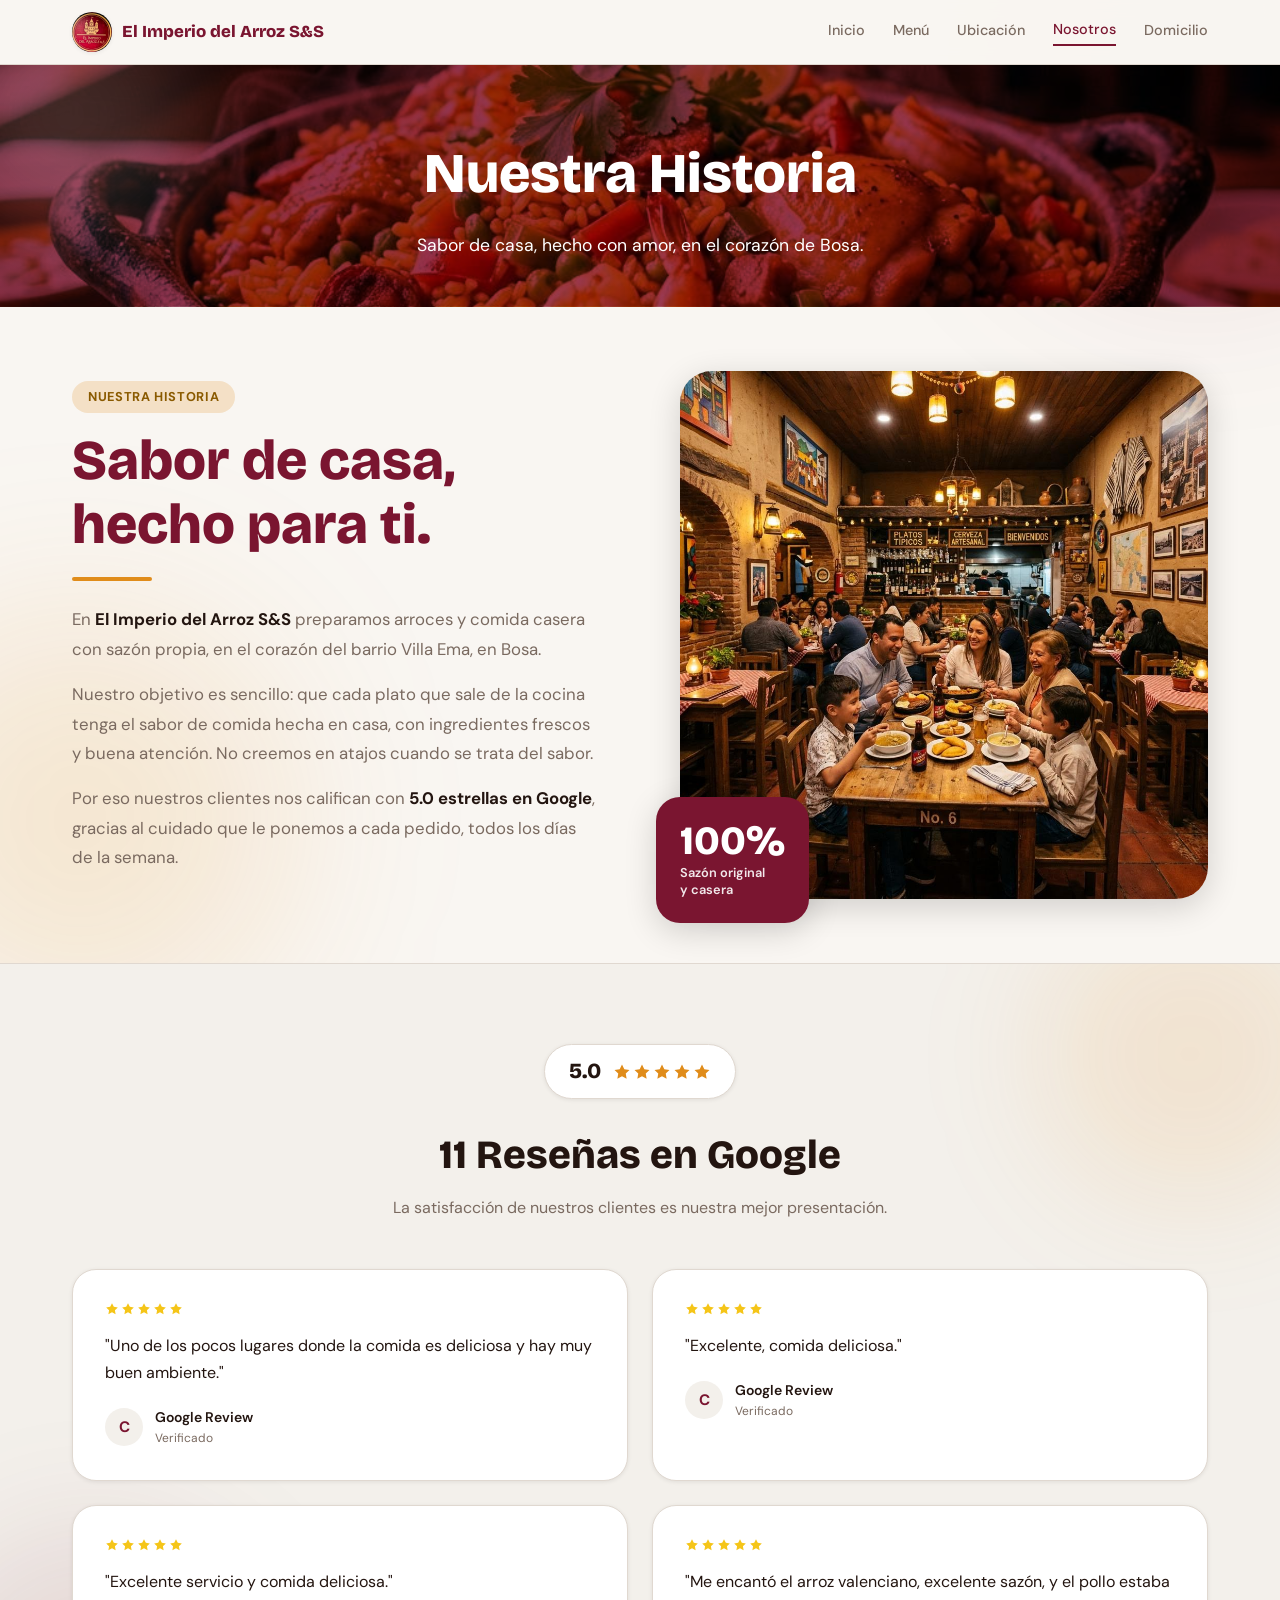
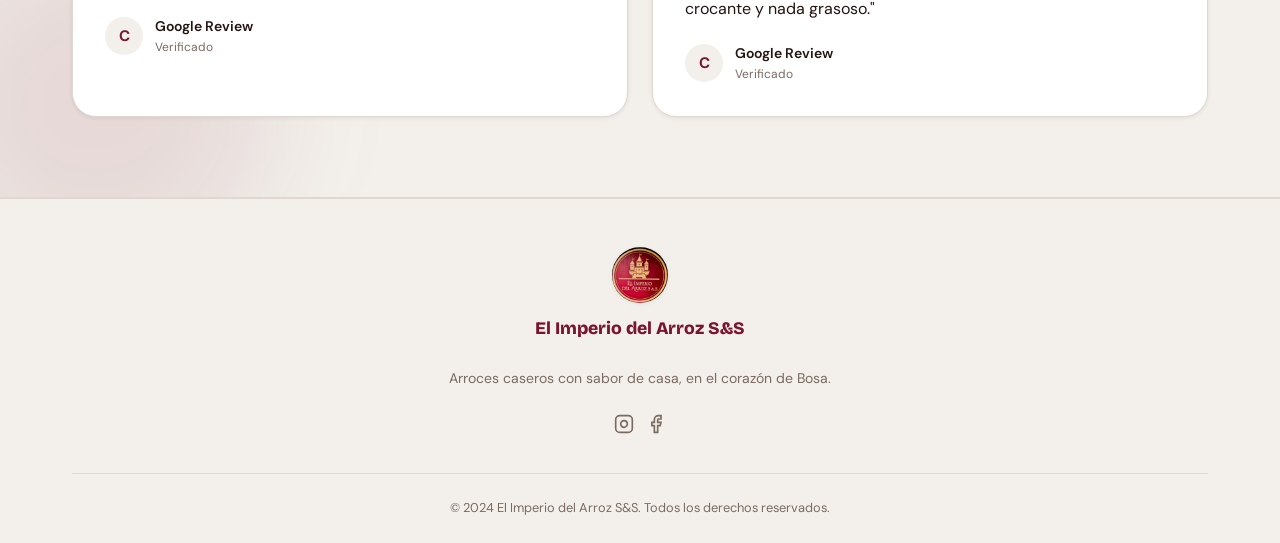
<file: nosotros.html>
<!DOCTYPE html>
<html lang="es">
<head>
  <meta charset="UTF-8" />
  <meta name="viewport" content="width=device-width, initial-scale=1.0" />
  <title>Nosotros — El Imperio del Arroz S&S</title>
  <meta name="description" content="Conoce la historia de El Imperio del Arroz S&S. Sazón propia, ingredientes frescos y 5.0 en Google." />
  <link rel="icon" type="image/png" href="imagenes/favicon.png" />
  <link rel="stylesheet" href="estilos.css" />
  <style>
    .historia-grid{display:grid;grid-template-columns:1fr;gap:3rem;padding:4rem 0;align-items:center;}
    @media(min-width:1024px){.historia-grid{grid-template-columns:1fr 1fr;gap:5rem;}}
    .historia-texto .etiqueta{display:inline-block;background:var(--secundario-20);color:#8a5a00;font-weight:700;font-size:0.8rem;padding:0.35rem 1rem;border-radius:999px;margin-bottom:1rem;text-transform:uppercase;letter-spacing:0.05em;}
    .historia-texto h1{font-family:var(--fuente-display);font-weight:800;font-size:clamp(2rem,5vw,3.5rem);color:var(--primario);line-height:1.15;margin-bottom:1.25rem;}
    .historia-texto .linea-decorativa{width:80px;height:4px;background:var(--secundario);border-radius:999px;margin-bottom:1.5rem;}
    .historia-texto p{color:var(--texto-suave);font-size:1.05rem;line-height:1.75;margin-bottom:1rem;}
    .historia-texto strong{color:var(--texto);}
    .historia-imagen{position:relative;}
    .historia-imagen__wrap{border-radius:var(--radio-xl);overflow:hidden;aspect-ratio:4/5;box-shadow:var(--sombra-lg);}
    @media(min-width:1024px){.historia-imagen__wrap{aspect-ratio:1;}}
    .historia-imagen__wrap img{width:100%;height:100%;object-fit:cover;}
    .historia-badge{position:absolute;bottom:-1.5rem;left:-1.5rem;background:var(--primario);color:var(--blanco);padding:1.5rem;border-radius:var(--radio-lg);box-shadow:var(--sombra-lg);}
    .historia-badge__numero{font-family:var(--fuente-display);font-weight:800;font-size:2.5rem;line-height:1;}
    .historia-badge__texto{font-size:0.8rem;font-weight:600;line-height:1.3;margin-top:4px;opacity:0.9;}
    .resenas-dos-col{display:grid;grid-template-columns:1fr;gap:1.5rem;}
    @media(min-width:768px){.resenas-dos-col{grid-template-columns:repeat(2,1fr);}}
    .resena-card{background:var(--blanco);border:1px solid var(--borde);border-radius:var(--radio-lg);padding:2rem;box-shadow:var(--sombra-sm);}
    .resena-card .estrellas{color:#f5c518;margin-bottom:1rem;}
    .resena-card__texto{font-size:1rem;line-height:1.7;color:var(--texto);margin-bottom:1.25rem;}
    .resena-card__autor{display:flex;align-items:center;gap:0.75rem;}
    .resena-card__avatar{width:38px;height:38px;background:var(--fondo-tarjeta);border-radius:50%;display:flex;align-items:center;justify-content:center;font-weight:700;font-size:0.95rem;color:var(--primario);flex-shrink:0;}
    .resena-card__nombre{font-weight:600;font-size:0.875rem;}
    .resena-card__fuente{font-size:0.75rem;color:var(--texto-suave);}
    .rating-badge-grande{display:inline-flex;align-items:center;gap:0.75rem;background:var(--blanco);border:1px solid var(--borde);border-radius:999px;padding:0.6rem 1.5rem;box-shadow:var(--sombra-sm);margin-bottom:1.5rem;}
    .rating-badge-grande span{font-family:var(--fuente-display);font-weight:800;font-size:1.35rem;}
    .rating-badge-grande .estrellas svg{width:18px;height:18px;}
    .resenas-bg{background:var(--fondo-tarjeta);border-top:1px solid var(--borde);border-bottom:1px solid var(--borde);padding:5rem 0;position:relative;overflow:hidden;}
    .resenas-bg::before,.resenas-bg::after{content:'';position:absolute;border-radius:50%;filter:blur(60px);}
    .resenas-bg::before{width:300px;height:300px;background:rgba(224,140,26,0.12);top:-60px;right:-60px;animation:flotar 8s ease-in-out infinite;}
    .resenas-bg::after{width:350px;height:350px;background:var(--primario-10);bottom:-80px;left:-80px;animation:flotar 10s ease-in-out infinite reverse;}
  </style>
</head>
<body>

<nav class="nav">
  <div class="contenedor nav__inner">
    <a href="index.html" class="nav__logo"><img src="imagenes/logo.png" alt="Logo El Imperio del Arroz S&amp;S" /><span>El Imperio del Arroz S&amp;S</span></a>
    <div class="nav__links">
      <a href="index.html"     class="nav__link">Inicio</a>
      <a href="menu.html"      class="nav__link">Menú</a>
      <a href="ubicacion.html" class="nav__link">Ubicación</a>
      <a href="nosotros.html"  class="nav__link nav__link--activo">Nosotros</a>
      <a href="domicilio.html" class="nav__link">Domicilio<span class="carrito-badge">0</span></a>
    </div>
    <button class="nav__hamburgesa" id="btn-menu" aria-label="Abrir menú">
      <svg id="icono-menu" width="24" height="24" fill="none" stroke="currentColor" stroke-width="2" viewBox="0 0 24 24"><line x1="3" y1="6" x2="21" y2="6"/><line x1="3" y1="12" x2="21" y2="12"/><line x1="3" y1="18" x2="21" y2="18"/></svg>
      <svg id="icono-x" width="24" height="24" fill="none" stroke="currentColor" stroke-width="2" viewBox="0 0 24 24" style="display:none"><line x1="18" y1="6" x2="6" y2="18"/><line x1="6" y1="6" x2="18" y2="18"/></svg>
    </button>
  </div>
  <div class="nav__movil contenedor" id="nav-movil">
    <a href="index.html"     class="nav__movil-link">Inicio</a>
    <a href="menu.html"      class="nav__movil-link">Menú</a>
    <a href="ubicacion.html" class="nav__movil-link">Ubicación</a>
    <a href="nosotros.html"  class="nav__movil-link nav__movil-link--activo">Nosotros</a>
    <a href="domicilio.html" class="nav__movil-link">Domicilio<span class="carrito-badge">0</span></a>
  </div>
</nav>

<main>
  <div class="cabecera-pagina cabecera-pagina--foto cabecera-pagina--nosotros">
    <h1>Nuestra Historia</h1>
    <p>Sabor de casa, hecho con amor, en el corazón de Bosa.</p>
  </div>

  <section>
    <div class="contenedor">
      <div class="historia-grid">
        <div class="historia-texto reveal">
          <span class="etiqueta">Nuestra Historia</span>
          <h2 style="font-family:var(--fuente-display);font-weight:800;font-size:clamp(2rem,5vw,3.5rem);color:var(--primario);line-height:1.15;margin-bottom:1.25rem;">Sabor de casa,<br>hecho para ti.</h2>
          <div class="linea-decorativa"></div>
          <p>En <strong>El Imperio del Arroz S&amp;S</strong> preparamos arroces y comida casera con sazón propia, en el corazón del barrio Villa Ema, en Bosa.</p>
          <p>Nuestro objetivo es sencillo: que cada plato que sale de la cocina tenga el sabor de comida hecha en casa, con ingredientes frescos y buena atención. No creemos en atajos cuando se trata del sabor.</p>
          <p>Por eso nuestros clientes nos califican con <strong>5.0 estrellas en Google</strong>, gracias al cuidado que le ponemos a cada pedido, todos los días de la semana.</p>
        </div>
        <div class="historia-imagen reveal reveal--2">
          <div class="historia-imagen__wrap">
            <img src="imagenes/ambiance.jpg" alt="Interior de El Imperio del Arroz S&S" />
          </div>
          <div class="historia-badge">
            <div class="historia-badge__numero">100%</div>
            <div class="historia-badge__texto">Sazón original<br>y casera</div>
          </div>
        </div>
      </div>
    </div>
  </section>

  <section class="resenas-bg" id="resenas">
    <div class="contenedor" style="position:relative;z-index:1;">
      <div style="text-align:center;margin-bottom:3rem;">
        <div style="display:flex;justify-content:center;">
          <div class="rating-badge-grande">
            <span>5.0</span>
            <div class="estrellas"><svg viewBox="0 0 24 24" fill="currentColor"><path d="M12 2l3.09 6.26L22 9.27l-5 4.87 1.18 6.88L12 17.77l-6.18 3.25L7 14.14 2 9.27l6.91-1.01L12 2z"/></svg><svg viewBox="0 0 24 24" fill="currentColor"><path d="M12 2l3.09 6.26L22 9.27l-5 4.87 1.18 6.88L12 17.77l-6.18 3.25L7 14.14 2 9.27l6.91-1.01L12 2z"/></svg><svg viewBox="0 0 24 24" fill="currentColor"><path d="M12 2l3.09 6.26L22 9.27l-5 4.87 1.18 6.88L12 17.77l-6.18 3.25L7 14.14 2 9.27l6.91-1.01L12 2z"/></svg><svg viewBox="0 0 24 24" fill="currentColor"><path d="M12 2l3.09 6.26L22 9.27l-5 4.87 1.18 6.88L12 17.77l-6.18 3.25L7 14.14 2 9.27l6.91-1.01L12 2z"/></svg><svg viewBox="0 0 24 24" fill="currentColor"><path d="M12 2l3.09 6.26L22 9.27l-5 4.87 1.18 6.88L12 17.77l-6.18 3.25L7 14.14 2 9.27l6.91-1.01L12 2z"/></svg></div>
          </div>
        </div>
        <h2 style="font-family:var(--fuente-display);font-weight:800;font-size:clamp(1.75rem,4vw,2.5rem);margin-bottom:0.5rem;">11 Reseñas en Google</h2>
        <p style="color:var(--texto-suave);font-size:1rem;">La satisfacción de nuestros clientes es nuestra mejor presentación.</p>
      </div>
      <div class="resenas-dos-col">
        <div class="resena-card reveal reveal--1">
          <div class="estrellas estrellas--pequenas"><svg viewBox="0 0 24 24" fill="currentColor"><path d="M12 2l3.09 6.26L22 9.27l-5 4.87 1.18 6.88L12 17.77l-6.18 3.25L7 14.14 2 9.27l6.91-1.01L12 2z"/></svg><svg viewBox="0 0 24 24" fill="currentColor"><path d="M12 2l3.09 6.26L22 9.27l-5 4.87 1.18 6.88L12 17.77l-6.18 3.25L7 14.14 2 9.27l6.91-1.01L12 2z"/></svg><svg viewBox="0 0 24 24" fill="currentColor"><path d="M12 2l3.09 6.26L22 9.27l-5 4.87 1.18 6.88L12 17.77l-6.18 3.25L7 14.14 2 9.27l6.91-1.01L12 2z"/></svg><svg viewBox="0 0 24 24" fill="currentColor"><path d="M12 2l3.09 6.26L22 9.27l-5 4.87 1.18 6.88L12 17.77l-6.18 3.25L7 14.14 2 9.27l6.91-1.01L12 2z"/></svg><svg viewBox="0 0 24 24" fill="currentColor"><path d="M12 2l3.09 6.26L22 9.27l-5 4.87 1.18 6.88L12 17.77l-6.18 3.25L7 14.14 2 9.27l6.91-1.01L12 2z"/></svg></div>
          <p class="resena-card__texto">"Uno de los pocos lugares donde la comida es deliciosa y hay muy buen ambiente."</p>
          <div class="resena-card__autor"><div class="resena-card__avatar">C</div><div><p class="resena-card__nombre">Google Review</p><p class="resena-card__fuente">Verificado</p></div></div>
        </div>
        <div class="resena-card reveal reveal--2">
          <div class="estrellas estrellas--pequenas"><svg viewBox="0 0 24 24" fill="currentColor"><path d="M12 2l3.09 6.26L22 9.27l-5 4.87 1.18 6.88L12 17.77l-6.18 3.25L7 14.14 2 9.27l6.91-1.01L12 2z"/></svg><svg viewBox="0 0 24 24" fill="currentColor"><path d="M12 2l3.09 6.26L22 9.27l-5 4.87 1.18 6.88L12 17.77l-6.18 3.25L7 14.14 2 9.27l6.91-1.01L12 2z"/></svg><svg viewBox="0 0 24 24" fill="currentColor"><path d="M12 2l3.09 6.26L22 9.27l-5 4.87 1.18 6.88L12 17.77l-6.18 3.25L7 14.14 2 9.27l6.91-1.01L12 2z"/></svg><svg viewBox="0 0 24 24" fill="currentColor"><path d="M12 2l3.09 6.26L22 9.27l-5 4.87 1.18 6.88L12 17.77l-6.18 3.25L7 14.14 2 9.27l6.91-1.01L12 2z"/></svg><svg viewBox="0 0 24 24" fill="currentColor"><path d="M12 2l3.09 6.26L22 9.27l-5 4.87 1.18 6.88L12 17.77l-6.18 3.25L7 14.14 2 9.27l6.91-1.01L12 2z"/></svg></div>
          <p class="resena-card__texto">"Excelente, comida deliciosa."</p>
          <div class="resena-card__autor"><div class="resena-card__avatar">C</div><div><p class="resena-card__nombre">Google Review</p><p class="resena-card__fuente">Verificado</p></div></div>
        </div>
        <div class="resena-card reveal reveal--3">
          <div class="estrellas estrellas--pequenas"><svg viewBox="0 0 24 24" fill="currentColor"><path d="M12 2l3.09 6.26L22 9.27l-5 4.87 1.18 6.88L12 17.77l-6.18 3.25L7 14.14 2 9.27l6.91-1.01L12 2z"/></svg><svg viewBox="0 0 24 24" fill="currentColor"><path d="M12 2l3.09 6.26L22 9.27l-5 4.87 1.18 6.88L12 17.77l-6.18 3.25L7 14.14 2 9.27l6.91-1.01L12 2z"/></svg><svg viewBox="0 0 24 24" fill="currentColor"><path d="M12 2l3.09 6.26L22 9.27l-5 4.87 1.18 6.88L12 17.77l-6.18 3.25L7 14.14 2 9.27l6.91-1.01L12 2z"/></svg><svg viewBox="0 0 24 24" fill="currentColor"><path d="M12 2l3.09 6.26L22 9.27l-5 4.87 1.18 6.88L12 17.77l-6.18 3.25L7 14.14 2 9.27l6.91-1.01L12 2z"/></svg><svg viewBox="0 0 24 24" fill="currentColor"><path d="M12 2l3.09 6.26L22 9.27l-5 4.87 1.18 6.88L12 17.77l-6.18 3.25L7 14.14 2 9.27l6.91-1.01L12 2z"/></svg></div>
          <p class="resena-card__texto">"Excelente servicio y comida deliciosa."</p>
          <div class="resena-card__autor"><div class="resena-card__avatar">C</div><div><p class="resena-card__nombre">Google Review</p><p class="resena-card__fuente">Verificado</p></div></div>
        </div>
        <div class="resena-card reveal reveal--4">
          <div class="estrellas estrellas--pequenas"><svg viewBox="0 0 24 24" fill="currentColor"><path d="M12 2l3.09 6.26L22 9.27l-5 4.87 1.18 6.88L12 17.77l-6.18 3.25L7 14.14 2 9.27l6.91-1.01L12 2z"/></svg><svg viewBox="0 0 24 24" fill="currentColor"><path d="M12 2l3.09 6.26L22 9.27l-5 4.87 1.18 6.88L12 17.77l-6.18 3.25L7 14.14 2 9.27l6.91-1.01L12 2z"/></svg><svg viewBox="0 0 24 24" fill="currentColor"><path d="M12 2l3.09 6.26L22 9.27l-5 4.87 1.18 6.88L12 17.77l-6.18 3.25L7 14.14 2 9.27l6.91-1.01L12 2z"/></svg><svg viewBox="0 0 24 24" fill="currentColor"><path d="M12 2l3.09 6.26L22 9.27l-5 4.87 1.18 6.88L12 17.77l-6.18 3.25L7 14.14 2 9.27l6.91-1.01L12 2z"/></svg><svg viewBox="0 0 24 24" fill="currentColor"><path d="M12 2l3.09 6.26L22 9.27l-5 4.87 1.18 6.88L12 17.77l-6.18 3.25L7 14.14 2 9.27l6.91-1.01L12 2z"/></svg></div>
          <p class="resena-card__texto">"Me encantó el arroz valenciano, excelente sazón, y el pollo estaba crocante y nada grasoso."</p>
          <div class="resena-card__autor"><div class="resena-card__avatar">C</div><div><p class="resena-card__nombre">Google Review</p><p class="resena-card__fuente">Verificado</p></div></div>
        </div>
      </div>
    </div>
  </section>

</main>

<footer>
  <div class="contenedor">
    <div class="footer__grid" style="grid-template-columns:1fr;">
      <div class="footer__marca">
        <img src="imagenes/logo.png" alt="Logo El Imperio del Arroz S&amp;S" />
        <p class="footer__titulo">El Imperio del Arroz S&amp;S</p>
        <p class="footer__texto">Arroces caseros con sabor de casa, en el corazón de Bosa.</p>
        <div class="footer__iconos">
          <a href="#" aria-label="Instagram"><svg fill="none" stroke="currentColor" stroke-width="2" viewBox="0 0 24 24"><rect x="2" y="2" width="20" height="20" rx="5"/><path d="M16 11.37A4 4 0 1 1 12.63 8 4 4 0 0 1 16 11.37z"/><line x1="17.5" y1="6.5" x2="17.51" y2="6.5"/></svg></a>
          <a href="#" aria-label="Facebook"><svg fill="none" stroke="currentColor" stroke-width="2" viewBox="0 0 24 24"><path d="M18 2h-3a5 5 0 0 0-5 5v3H7v4h3v8h4v-8h3l1-4h-4V7a1 1 0 0 1 1-1h3z"/></svg></a>
        </div>
      </div>
    </div>
    <div class="footer__copy">© 2024 El Imperio del Arroz S&amp;S. Todos los derechos reservados.</div>
  </div>
</footer>

<script>
  const btn = document.getElementById('btn-menu');
  const navMovil = document.getElementById('nav-movil');
  const iconoMenu = document.getElementById('icono-menu');
  const iconoX = document.getElementById('icono-x');
  btn.addEventListener('click', () => {
    navMovil.classList.toggle('abierto');
    iconoMenu.style.display = navMovil.classList.contains('abierto') ? 'none' : 'block';
    iconoX.style.display = navMovil.classList.contains('abierto') ? 'block' : 'none';
  });
</script>
<script src="script.js"></script>
</body>
</html>
</file>
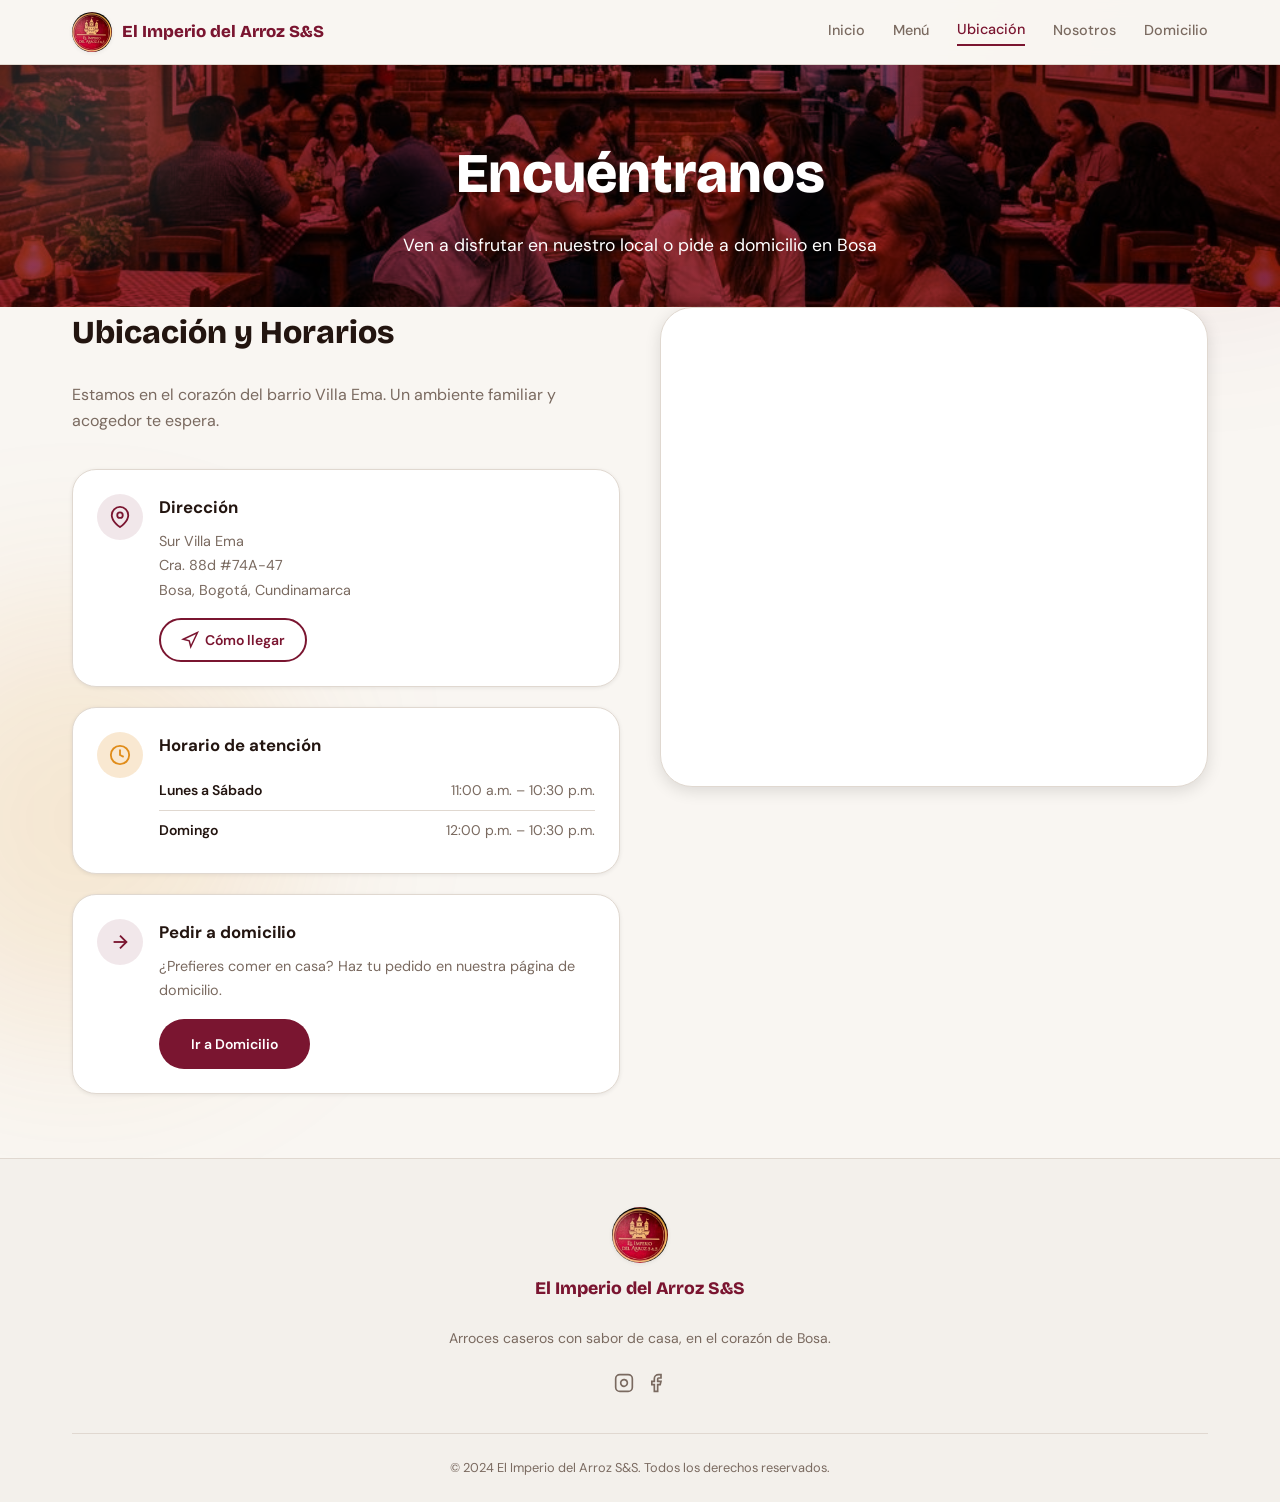
<file: ubicacion.html>
<!DOCTYPE html>
<html lang="es">
<head>
  <meta charset="UTF-8" />
  <meta name="viewport" content="width=device-width, initial-scale=1.0" />
  <title>Ubicación — El Imperio del Arroz S&S</title>
  <meta name="description" content="Encuéntranos en Sur Villa Ema, Cra. 88d #74A-47, Bosa, Bogotá. Horario: Lun–Sáb 11am–10:30pm, Dom 12pm–10:30pm." />
  <link rel="icon" type="image/png" href="imagenes/favicon.png" />
  <link rel="stylesheet" href="estilos.css" />
  <style>
    .ubicacion-grid{display:grid;grid-template-columns:1fr;gap:2.5rem;padding-bottom:4rem;}
    @media(min-width:1024px){.ubicacion-grid{grid-template-columns:1fr 1fr;align-items:start;}}
    .info-card{display:flex;gap:1rem;background:var(--blanco);border:1px solid var(--borde);border-radius:var(--radio-lg);padding:1.5rem;box-shadow:var(--sombra-sm);}
    .info-card__icono{border-radius:50%;padding:0.75rem;display:flex;align-items:center;justify-content:center;flex-shrink:0;height:fit-content;}
    .info-card__icono svg{width:22px;height:22px;}
    .info-card__icono--primario{background:var(--primario-10);color:var(--primario);}
    .info-card__icono--secundario{background:var(--secundario-20);color:var(--secundario);}
    .info-card h3{font-weight:700;font-size:1.05rem;margin-bottom:0.5rem;}
    .info-card p,.info-card address{font-style:normal;color:var(--texto-suave);font-size:0.9rem;line-height:1.7;}
    .horario-tabla{width:100%;border-collapse:collapse;margin-top:0.75rem;}
    .horario-tabla tr+tr td{border-top:1px solid var(--borde);}
    .horario-tabla td{padding:0.5rem 0;font-size:0.875rem;}
    .horario-tabla td:first-child{font-weight:600;color:var(--texto);}
    .horario-tabla td:last-child{color:var(--texto-suave);text-align:right;}
    .mapa-wrap{background:var(--blanco);border:1px solid var(--borde);border-radius:var(--radio-xl);padding:0.5rem;box-shadow:var(--sombra-md);height:420px;position:sticky;top:80px;}
    @media(min-width:1024px){.mapa-wrap{height:480px;}}
    .mapa-wrap iframe{border-radius:calc(var(--radio-xl) - 4px);width:100%;height:100%;border:none;}
    .info-cards-col{display:flex;flex-direction:column;gap:1.25rem;}
  </style>
</head>
<body>

<nav class="nav">
  <div class="contenedor nav__inner">
    <a href="index.html" class="nav__logo"><img src="imagenes/logo.png" alt="Logo El Imperio del Arroz S&amp;S" /><span>El Imperio del Arroz S&amp;S</span></a>
    <div class="nav__links">
      <a href="index.html"     class="nav__link">Inicio</a>
      <a href="menu.html"      class="nav__link">Menú</a>
      <a href="ubicacion.html" class="nav__link nav__link--activo">Ubicación</a>
      <a href="nosotros.html"  class="nav__link">Nosotros</a>
      <a href="domicilio.html" class="nav__link">Domicilio<span class="carrito-badge">0</span></a>
    </div>
    <button class="nav__hamburgesa" id="btn-menu" aria-label="Abrir menú">
      <svg id="icono-menu" width="24" height="24" fill="none" stroke="currentColor" stroke-width="2" viewBox="0 0 24 24"><line x1="3" y1="6" x2="21" y2="6"/><line x1="3" y1="12" x2="21" y2="12"/><line x1="3" y1="18" x2="21" y2="18"/></svg>
      <svg id="icono-x" width="24" height="24" fill="none" stroke="currentColor" stroke-width="2" viewBox="0 0 24 24" style="display:none"><line x1="18" y1="6" x2="6" y2="18"/><line x1="6" y1="6" x2="18" y2="18"/></svg>
    </button>
  </div>
  <div class="nav__movil contenedor" id="nav-movil">
    <a href="index.html"     class="nav__movil-link">Inicio</a>
    <a href="menu.html"      class="nav__movil-link">Menú</a>
    <a href="ubicacion.html" class="nav__movil-link nav__movil-link--activo">Ubicación</a>
    <a href="nosotros.html"  class="nav__movil-link">Nosotros</a>
    <a href="domicilio.html" class="nav__movil-link">Domicilio<span class="carrito-badge">0</span></a>
  </div>
</nav>

<main>
  <div class="cabecera-pagina cabecera-pagina--foto cabecera-pagina--ubicacion">
    <h1>Encuéntranos</h1>
    <p>Ven a disfrutar en nuestro local o pide a domicilio en Bosa</p>
  </div>

  <div class="contenedor">
    <div class="ubicacion-grid">

      <div class="info-cards-col">
        <h2 style="font-family:var(--fuente-display);font-weight:800;font-size:clamp(1.5rem,3vw,2rem);margin-bottom:0.25rem;">Ubicación y Horarios</h2>
        <p style="color:var(--texto-suave);margin-bottom:1rem;">Estamos en el corazón del barrio Villa Ema. Un ambiente familiar y acogedor te espera.</p>

        <div class="info-card reveal reveal--1">
          <div class="info-card__icono info-card__icono--primario">
            <svg fill="none" stroke="currentColor" stroke-width="2" viewBox="0 0 24 24"><path d="M21 10c0 7-9 13-9 13s-9-6-9-13a9 9 0 0 1 18 0z"/><circle cx="12" cy="10" r="3"/></svg>
          </div>
          <div>
            <h3>Dirección</h3>
            <address>Sur Villa Ema<br>Cra. 88d #74A-47<br>Bosa, Bogotá, Cundinamarca</address>
            <a href="https://maps.app.goo.gl/8yaYphxwYAM2rJmp7" target="_blank" class="btn btn-outline" style="margin-top:1rem;padding:0.55rem 1.25rem;font-size:0.875rem;">
              <svg width="16" height="16" fill="none" stroke="currentColor" stroke-width="2" viewBox="0 0 24 24"><polygon points="3 11 22 2 13 21 11 13 3 11"/></svg>
              Cómo llegar
            </a>
          </div>
        </div>

        <div class="info-card reveal reveal--2">
          <div class="info-card__icono info-card__icono--secundario">
            <svg fill="none" stroke="currentColor" stroke-width="2" viewBox="0 0 24 24"><circle cx="12" cy="12" r="10"/><polyline points="12 6 12 12 16 14"/></svg>
          </div>
          <div style="flex:1;">
            <h3>Horario de atención</h3>
            <table class="horario-tabla">
              <tr><td>Lunes a Sábado</td><td>11:00 a.m. – 10:30 p.m.</td></tr>
              <tr><td>Domingo</td><td>12:00 p.m. – 10:30 p.m.</td></tr>
            </table>
          </div>
        </div>

        <div class="info-card reveal reveal--3">
          <div class="info-card__icono info-card__icono--primario">
            <svg fill="none" stroke="currentColor" stroke-width="2" viewBox="0 0 24 24"><path d="M5 12h14"/><path d="M12 5l7 7-7 7"/></svg>
          </div>
          <div>
            <h3>Pedir a domicilio</h3>
            <p style="margin-bottom:1rem;">¿Prefieres comer en casa? Haz tu pedido en nuestra página de domicilio.</p>
            <a href="domicilio.html" class="btn btn-primario" style="display:inline-flex;align-items:center;gap:0.5rem;font-size:0.875rem;">
              Ir a Domicilio
            </a>
          </div>
        </div>
      </div>

      <div class="mapa-wrap reveal reveal--2">
        <iframe
          src="https://maps.google.com/maps?q=Cra.+88d+%2374A-47,+Bosa,+Bogot%C3%A1&hl=es&z=17&output=embed"
          allowfullscreen
          loading="lazy"
          referrerpolicy="no-referrer-when-downgrade"
          title="Mapa de El Imperio del Arroz S&S">
        </iframe>
      </div>

    </div>
  </div>
</main>

<footer>
  <div class="contenedor">
    <div class="footer__grid" style="grid-template-columns:1fr;">
      <div class="footer__marca">
        <img src="imagenes/logo.png" alt="Logo El Imperio del Arroz S&amp;S" />
        <p class="footer__titulo">El Imperio del Arroz S&amp;S</p>
        <p class="footer__texto">Arroces caseros con sabor de casa, en el corazón de Bosa.</p>
        <div class="footer__iconos">
          <a href="#" aria-label="Instagram"><svg fill="none" stroke="currentColor" stroke-width="2" viewBox="0 0 24 24"><rect x="2" y="2" width="20" height="20" rx="5"/><path d="M16 11.37A4 4 0 1 1 12.63 8 4 4 0 0 1 16 11.37z"/><line x1="17.5" y1="6.5" x2="17.51" y2="6.5"/></svg></a>
          <a href="#" aria-label="Facebook"><svg fill="none" stroke="currentColor" stroke-width="2" viewBox="0 0 24 24"><path d="M18 2h-3a5 5 0 0 0-5 5v3H7v4h3v8h4v-8h3l1-4h-4V7a1 1 0 0 1 1-1h3z"/></svg></a>
        </div>
      </div>
    </div>
    <div class="footer__copy">© 2024 El Imperio del Arroz S&amp;S. Todos los derechos reservados.</div>
  </div>
</footer>

<script>
  const btn = document.getElementById('btn-menu');
  const navMovil = document.getElementById('nav-movil');
  const iconoMenu = document.getElementById('icono-menu');
  const iconoX = document.getElementById('icono-x');
  btn.addEventListener('click', () => {
    navMovil.classList.toggle('abierto');
    iconoMenu.style.display = navMovil.classList.contains('abierto') ? 'none' : 'block';
    iconoX.style.display = navMovil.classList.contains('abierto') ? 'block' : 'none';
  });
</script>
<script src="script.js"></script>
</body>
</html>
</file>
<file: estilos.css>
/* =============================================
   EL IMPERIO DEL ARROZ S&S — Estilos globales
   ============================================= */

@import url('https://fonts.googleapis.com/css2?family=Bricolage+Grotesque:opsz,wght@12..96,400;12..96,600;12..96,700;12..96,800&family=DM+Sans:wght@400;500;600&display=swap');

/* --- Variables de color y tipografía --- */
:root {
  --primario:        #7a1530;
  --primario-claro:  #9b1c3d;
  --primario-10:     rgba(122,21,48,0.10);
  --primario-20:     rgba(122,21,48,0.20);
  --secundario:      #e08c1a;
  --secundario-10:   rgba(224,140,26,0.10);
  --secundario-20:   rgba(224,140,26,0.20);
  --fondo:           #f9f6f2;
  --fondo-tarjeta:   #f3f0eb;
  --texto:           #231510;
  --texto-suave:     #7a6a60;
  --borde:           #e0d8d0;
  --wa-verde:        #25D366;
  --wa-verde-hover:  #1da851;
  --blanco:          #ffffff;
  --sombra-sm:       0 1px 4px rgba(0,0,0,0.08);
  --sombra-md:       0 4px 16px rgba(0,0,0,0.12);
  --sombra-lg:       0 8px 32px rgba(0,0,0,0.16);
  --radio:           1rem;
  --radio-lg:        1.5rem;
  --radio-xl:        2rem;
  --fuente-display:  'Bricolage Grotesque', sans-serif;
  --fuente-cuerpo:   'DM Sans', sans-serif;
}

/* --- Reset básico --- */
*, *::before, *::after { box-sizing: border-box; margin: 0; padding: 0; }
html { scroll-behavior: smooth; }
body {
  font-family: var(--fuente-cuerpo);
  background: var(--fondo);
  color: var(--texto);
  line-height: 1.6;
  min-height: 100vh;
  display: flex;
  flex-direction: column;
}
img { display: block; max-width: 100%; }
a { color: inherit; text-decoration: none; }
ul { list-style: none; }

/* --- Contenedor --- */
.contenedor {
  width: 100%;
  max-width: 1200px;
  margin: 0 auto;
  padding: 0 1rem;
}
@media (min-width: 640px)  { .contenedor { padding: 0 1.5rem; } }
@media (min-width: 1024px) { .contenedor { padding: 0 2rem; } }

/* =============================================
   NAVEGACIÓN
   ============================================= */
.nav {
  position: sticky;
  top: 0;
  z-index: 100;
  background: rgba(249,246,242,0.95);
  backdrop-filter: blur(10px);
  border-bottom: 1px solid var(--borde);
}
.nav__inner {
  display: flex;
  align-items: center;
  justify-content: space-between;
  height: 64px;
}
.nav__logo {
  display: flex;
  align-items: center;
  gap: 0.6rem;
  font-family: var(--fuente-display);
  font-weight: 800;
  font-size: 1.05rem;
  color: var(--primario);
  flex-shrink: 0;
  line-height: 1.2;
}
.nav__logo:hover { color: var(--primario-claro); }
.nav__logo img { width: 40px; height: 40px; border-radius: 50%; object-fit: cover; flex-shrink: 0; box-shadow: var(--sombra-sm); }
.nav__logo span { display: none; }
@media (min-width: 480px) { .nav__logo span { display: inline; } }

.nav__links {
  display: none;
  align-items: center;
  gap: 1.75rem;
}
@media (min-width: 768px) { .nav__links { display: flex; } }

.nav__link {
  font-size: 0.9rem;
  font-weight: 500;
  color: var(--texto-suave);
  transition: color .2s;
  padding-bottom: 2px;
}
.nav__link:hover { color: var(--primario); }
.nav__link--activo {
  color: var(--primario);
  border-bottom: 2px solid var(--primario);
}

.btn-wa-nav {
  display: inline-flex;
  align-items: center;
  gap: 0.4rem;
  background: var(--primario);
  color: var(--blanco);
  font-weight: 600;
  font-size: 0.88rem;
  padding: 0.55rem 1.2rem;
  border-radius: 999px;
  transition: background .2s, transform .15s;
  white-space: nowrap;
}
.btn-wa-nav:hover { background: var(--primario-claro); transform: translateY(-1px); }
.btn-wa-nav svg { width: 16px; height: 16px; flex-shrink: 0; }

/* Hamburguesa */
.nav__hamburgesa {
  display: flex;
  align-items: center;
  justify-content: center;
  background: none;
  border: none;
  cursor: pointer;
  padding: 0.5rem;
  color: var(--texto);
  border-radius: 0.5rem;
  transition: background .2s;
}
.nav__hamburgesa:hover { background: var(--fondo-tarjeta); }
@media (min-width: 768px) { .nav__hamburgesa { display: none; } }

/* Menú móvil */
.nav__movil {
  display: none;
  flex-direction: column;
  gap: 0.25rem;
  padding: 0.75rem 1rem 1rem;
  border-top: 1px solid var(--borde);
  background: var(--fondo);
  box-shadow: var(--sombra-md);
}
.nav__movil.abierto { display: flex; }
.nav__movil-link {
  display: block;
  padding: 0.65rem 0.75rem;
  border-radius: 0.5rem;
  font-weight: 500;
  font-size: 1rem;
  color: var(--texto);
  transition: background .15s, color .15s;
}
.nav__movil-link:hover, .nav__movil-link--activo {
  background: var(--primario-10);
  color: var(--primario);
}
.btn-wa-movil {
  display: flex;
  align-items: center;
  justify-content: center;
  gap: 0.5rem;
  margin-top: 0.5rem;
  background: var(--primario);
  color: var(--blanco);
  font-weight: 600;
  padding: 0.75rem;
  border-radius: 999px;
  transition: background .2s;
}
.btn-wa-movil:hover { background: var(--primario-claro); }

/* =============================================
   BOTÓN FLOTANTE DE WHATSAPP
   ============================================= */
.wa-flotante {
  position: fixed;
  bottom: 1.5rem;
  right: 1.5rem;
  z-index: 200;
  width: 56px;
  height: 56px;
  border-radius: 50%;
  background: var(--wa-verde);
  color: var(--blanco);
  display: flex;
  align-items: center;
  justify-content: center;
  box-shadow: var(--sombra-lg);
  transition: transform .2s, background .2s;
  animation: pulso 2.5s ease-in-out infinite;
}
.wa-flotante:hover {
  background: var(--wa-verde-hover);
  transform: scale(1.1);
  animation: none;
}
.wa-flotante svg { width: 28px; height: 28px; }
@keyframes pulso {
  0%, 100% { box-shadow: 0 0 0 0 rgba(37,211,102,0.4); }
  50%       { box-shadow: 0 0 0 12px rgba(37,211,102,0); }
}

/* =============================================
   BOTONES GENERALES
   ============================================= */
.btn {
  display: inline-flex;
  align-items: center;
  justify-content: center;
  gap: 0.4rem;
  font-family: var(--fuente-cuerpo);
  font-weight: 600;
  border: none;
  cursor: pointer;
  transition: background .2s, transform .15s, box-shadow .2s;
  text-decoration: none;
  border-radius: 999px;
  white-space: nowrap;
  font-size: 1rem;
}
.btn:hover { transform: translateY(-1px); }
.btn:active { transform: translateY(0); }

.btn-primario {
  background: var(--primario);
  color: var(--blanco);
  padding: 0.85rem 2rem;
}
.btn-primario:hover { background: var(--primario-claro); box-shadow: var(--sombra-md); }

.btn-outline {
  background: transparent;
  color: var(--primario);
  border: 2px solid var(--primario);
  padding: 0.75rem 1.75rem;
}
.btn-outline:hover { background: var(--primario-10); }

.btn-wa {
  background: var(--wa-verde);
  color: var(--blanco);
  padding: 0.85rem 2rem;
}
.btn-wa:hover { background: var(--wa-verde-hover); box-shadow: var(--sombra-md); }

.btn-blanco {
  background: var(--blanco);
  color: var(--primario);
  padding: 0.85rem 2rem;
}
.btn-blanco:hover { background: #f0ece8; }

.btn-grande {
  padding: 1.1rem 2.5rem;
  font-size: 1.15rem;
}

.btn svg { width: 18px; height: 18px; flex-shrink: 0; }

/* =============================================
   FOOTER
   ============================================= */
footer {
  background: var(--fondo-tarjeta);
  border-top: 1px solid var(--borde);
  margin-top: auto;
}
.footer__grid {
  display: grid;
  grid-template-columns: 1fr;
  gap: 2rem;
  padding: 3rem 0 2rem;
  text-align: center;
  justify-items: center;
}
@media (min-width: 768px) { .footer__grid { grid-template-columns: repeat(3, 1fr); } }

.footer__marca { display: flex; flex-direction: column; align-items: center; gap: 0.75rem; max-width: 480px; }
.footer__marca img { width: 56px; height: 56px; border-radius: 50%; object-fit: cover; box-shadow: var(--sombra-sm); }

.footer__titulo {
  font-family: var(--fuente-display);
  font-weight: 800;
  font-size: 1.1rem;
  color: var(--primario);
  margin-bottom: 0.75rem;
}
.footer__subtitulo {
  font-weight: 600;
  font-size: 1rem;
  color: var(--texto);
  margin-bottom: 0.75rem;
}
.footer__texto { font-size: 0.875rem; color: var(--texto-suave); line-height: 1.6; }
.footer__item {
  display: flex;
  gap: 0.5rem;
  font-size: 0.875rem;
  color: var(--texto-suave);
  margin-bottom: 0.75rem;
}
.footer__item svg { width: 18px; height: 18px; color: var(--primario); flex-shrink: 0; margin-top: 1px; }
.footer__iconos { display: flex; gap: 0.75rem; margin-top: 0.75rem; }
.footer__iconos a { color: var(--texto-suave); transition: color .2s; }
.footer__iconos a:hover { color: var(--primario); }
.footer__iconos svg { width: 20px; height: 20px; }
.footer__copy {
  border-top: 1px solid var(--borde);
  padding: 1.5rem 0;
  text-align: center;
  font-size: 0.8rem;
  color: var(--texto-suave);
}

/* =============================================
   ESTRELLAS
   ============================================= */
.estrellas { display: flex; gap: 2px; color: var(--secundario); }
.estrellas svg { width: 18px; height: 18px; fill: currentColor; }
.estrellas--grande svg { width: 26px; height: 26px; }
.estrellas--pequenas svg { width: 14px; height: 14px; }

/* =============================================
   TARJETA GENÉRICA
   ============================================= */
.tarjeta {
  background: var(--blanco);
  border: 1px solid var(--borde);
  border-radius: var(--radio-lg);
  overflow: hidden;
  box-shadow: var(--sombra-sm);
  transition: box-shadow .2s, transform .2s;
}
.tarjeta:hover { box-shadow: var(--sombra-md); transform: translateY(-2px); }

/* =============================================
   CABECERAS DE PÁGINA (fondo degradado + difuminados)
   ============================================= */
.cabecera-pagina {
  position: relative;
  overflow: hidden;
  background: linear-gradient(135deg, var(--primario) 0%, var(--primario-claro) 55%, #8a1a3a 100%);
  background-size: 200% 200%;
  animation: degradadoMovil 10s ease infinite;
  color: var(--blanco);
  padding: 4rem 1rem 3rem;
  text-align: center;
}
.cabecera-pagina::before, .cabecera-pagina::after {
  content: '';
  position: absolute;
  border-radius: 50%;
  filter: blur(60px);
  pointer-events: none;
}
.cabecera-pagina::before { width: 240px; height: 240px; background: rgba(255,255,255,0.16); top: -70px; left: -50px; animation: flotar 7s ease-in-out infinite; }
.cabecera-pagina::after  { width: 280px; height: 280px; background: rgba(224,140,26,0.40); bottom: -90px; right: -60px; animation: flotar 9s ease-in-out infinite reverse; }
.cabecera-pagina h1, .cabecera-pagina p { position: relative; z-index: 1; }

.cabecera-pagina--foto { background-size: cover; background-position: center; background-blend-mode: multiply; animation: none; }
.cabecera-pagina--foto::after { display: none; }
.cabecera-pagina--menu      { background-image: linear-gradient(135deg, rgba(122,21,48,0.90) 0%, rgba(138,26,58,0.85) 55%, rgba(122,21,48,0.92) 100%), url('imagenes/platos_carta.jpg'); }
.cabecera-pagina--ubicacion { background-image: linear-gradient(135deg, rgba(122,21,48,0.90) 0%, rgba(138,26,58,0.85) 55%, rgba(122,21,48,0.92) 100%), url('imagenes/ambiance.jpg'); }
.cabecera-pagina--domicilio { background-image: linear-gradient(135deg, rgba(122,21,48,0.90) 0%, rgba(138,26,58,0.85) 55%, rgba(122,21,48,0.92) 100%), url('imagenes/arroz_mixto.jpg'); }
.cabecera-pagina--nosotros  { background-image: linear-gradient(135deg, rgba(122,21,48,0.90) 0%, rgba(138,26,58,0.85) 55%, rgba(122,21,48,0.92) 100%), url('imagenes/hero.jpg'); }
.cabecera-pagina h1 {
  font-family: var(--fuente-display);
  font-weight: 800;
  font-size: clamp(2rem, 5vw, 3.5rem);
  margin-bottom: 0.75rem;
  animation: apareceArriba .8s ease both;
}
.cabecera-pagina p { font-size: 1.1rem; opacity: 0.85; max-width: 600px; margin: 0 auto; animation: apareceArriba .8s ease .1s both; }

@keyframes degradadoMovil { 0%,100% { background-position: 0% 50%; } 50% { background-position: 100% 50%; } }
@keyframes apareceArriba { from { opacity: 0; transform: translateY(-14px); } to { opacity: 1; transform: translateY(0); } }

/* =============================================
   UTILIDADES
   ============================================= */
.sr-only { position: absolute; width: 1px; height: 1px; overflow: hidden; clip: rect(0,0,0,0); white-space: nowrap; }
.oculto { display: none !important; }
.d-flex { display: flex; }
.items-center { align-items: center; }
.gap-2 { gap: 0.5rem; }
.gap-3 { gap: 0.75rem; }
.mb-1 { margin-bottom: 0.25rem; }
.mb-2 { margin-bottom: 0.5rem; }
.mb-4 { margin-bottom: 1rem; }
.mb-6 { margin-bottom: 1.5rem; }
.mt-4 { margin-top: 1rem; }
.mt-6 { margin-top: 1.5rem; }
.text-center { text-align: center; }
.w-full { width: 100%; }

/* =============================================
   DIFUMINADOS GLOBALES DE FONDO
   ============================================= */
body {
  position: relative;
}
body::before, body::after {
  content: '';
  position: fixed;
  border-radius: 50%;
  filter: blur(90px);
  z-index: -1;
  pointer-events: none;
}
body::before { width: 380px; height: 380px; background: rgba(122,21,48,0.12); top: -110px; right: -110px; animation: flotar 11s ease-in-out infinite; }
body::after  { width: 420px; height: 420px; background: rgba(224,140,26,0.14); bottom: -130px; left: -130px; animation: flotar 13s ease-in-out infinite reverse; }

/* =============================================
   ANIMACIONES DE APARICIÓN AL HACER SCROLL
   ============================================= */
.reveal { opacity: 0; transform: translateY(28px); transition: opacity .7s ease, transform .7s ease; }
.reveal--visible { opacity: 1; transform: translateY(0); }
.reveal--visible.reveal--1 { transition-delay: .06s; }
.reveal--visible.reveal--2 { transition-delay: .14s; }
.reveal--visible.reveal--3 { transition-delay: .22s; }
.reveal--visible.reveal--4 { transition-delay: .30s; }
.reveal--visible.reveal--5 { transition-delay: .38s; }
.reveal--visible.reveal--6 { transition-delay: .46s; }

@keyframes flotar { 0%,100% { transform: translateY(0); } 50% { transform: translateY(-14px); } }
@keyframes brilloTexto { 0%,100% { background-position: 0% 50%; } 50% { background-position: 100% 50%; } }

.titulo-degradado {
  background: linear-gradient(90deg, var(--primario), var(--secundario), var(--primario));
  background-size: 200% auto;
  -webkit-background-clip: text; background-clip: text; color: transparent;
  animation: brilloTexto 6s ease-in-out infinite;
}

/* =============================================
   BADGE DEL CARRITO EN LA NAVEGACIÓN
   ============================================= */
.carrito-badge {
  display: none;
  align-items: center;
  justify-content: center;
  min-width: 19px; height: 19px;
  padding: 0 4px;
  border-radius: 999px;
  background: var(--secundario);
  color: #fff;
  font-size: 0.68rem;
  font-weight: 800;
  margin-left: 0.35rem;
  animation: pulsoBadge 1.6s ease-in-out infinite;
}
@keyframes pulsoBadge { 0%,100% { box-shadow: 0 0 0 0 rgba(224,140,26,0.5); } 50% { box-shadow: 0 0 0 6px rgba(224,140,26,0); } }
.nav__link, .nav__movil-link { display: inline-flex; align-items: center; }

/* =============================================
   BOTÓN "AGREGAR" DEL MENÚ Y TARJETAS CON IMAGEN
   ============================================= */
.btn-agregar { cursor: pointer; border: none; font-family: var(--fuente-cuerpo); transition: background .2s, transform .15s; }
.btn-agregar--ok { background: #25D366 !important; transform: scale(1.08); }

.precio-card__img {
  width: 68px; height: 68px;
  border-radius: var(--radio);
  object-fit: cover;
  flex-shrink: 0;
  box-shadow: var(--sombra-sm);
  transition: transform .3s ease;
}
.precio-card:hover .precio-card__img { transform: scale(1.06) rotate(-1deg); }
.precio-card--conimg { align-items: center; }

/* =============================================
   SECCIÓN RESEÑAS (compartida)
   ============================================= */
.seccion-resenas {
  padding: 5rem 1rem;
  background: var(--primario);
  color: var(--blanco);
  position: relative;
  overflow: hidden;
}
.seccion-resenas::before {
  content: '';
  position: absolute;
  inset: 0;
  background-image: url("data:image/svg+xml,%3Csvg width='60' height='60' viewBox='0 0 60 60' xmlns='http://www.w3.org/2000/svg'%3E%3Cg fill='none' fill-rule='evenodd'%3E%3Cg fill='%23ffffff' fill-opacity='0.04'%3E%3Cpath d='M36 34v-4h-2v4h-4v2h4v4h2v-4h4v-2h-4zm0-30V0h-2v4h-4v2h4v4h2V6h4V4h-4zM6 34v-4H4v4H0v2h4v4h2v-4h4v-2H6zM6 4V0H4v4H0v2h4v4h2V6h4V4H6z'/%3E%3C/g%3E%3C/g%3E%3C/svg%3E");
}
.resenas__encabezado { text-align: center; margin-bottom: 3rem; position: relative; }
.resenas__encabezado h2 {
  font-family: var(--fuente-display);
  font-weight: 800;
  font-size: clamp(1.8rem, 4vw, 3rem);
  margin-bottom: 0.75rem;
}
.resenas__encabezado p { opacity: 0.8; font-size: 1.05rem; max-width: 500px; margin: 0 auto; }
.resenas__grid {
  display: grid;
  grid-template-columns: 1fr;
  gap: 1.5rem;
  position: relative;
}
@media (min-width: 768px) { .resenas__grid { grid-template-columns: repeat(3, 1fr); } }
.resena-tarjeta {
  background: rgba(255,255,255,0.12);
  border: 1px solid rgba(255,255,255,0.2);
  border-radius: var(--radio-lg);
  padding: 2rem;
  backdrop-filter: blur(4px);
}
.resena-tarjeta .estrellas { margin-bottom: 1rem; color: var(--secundario); }
.resena-tarjeta p { font-size: 1rem; line-height: 1.65; margin-bottom: 1.25rem; }
.resena-tarjeta small { opacity: 0.7; font-size: 0.85rem; }
</file>
